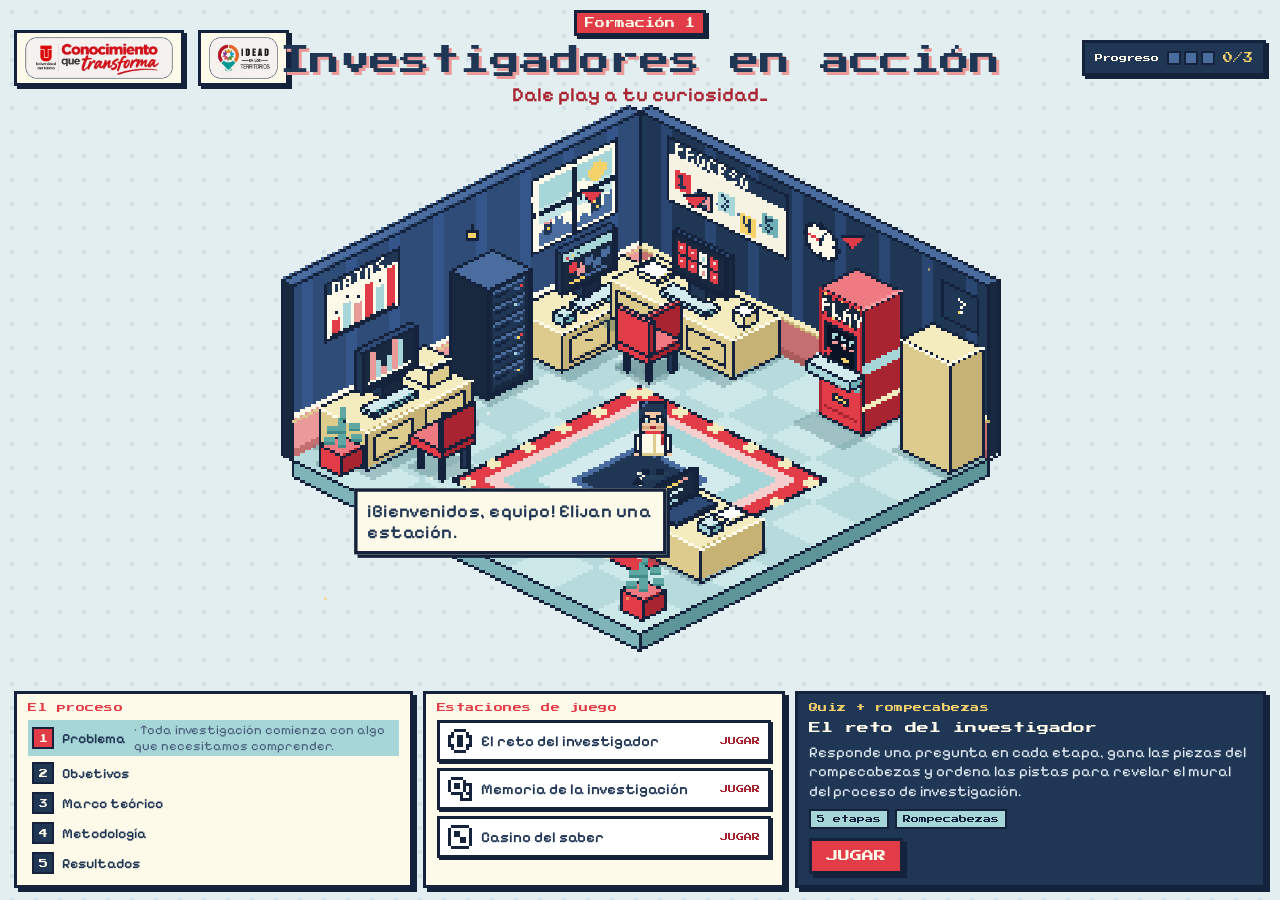
<file: index.html>
<!doctype html>
<html lang="es">
<head>
<meta charset="utf-8">
<meta name="viewport" content="width=device-width, initial-scale=1">
<title>Investigadores en acción · Formación 1</title>
<meta name="description" content="Dale play a tu curiosidad. Sala de cómputo con juegos para aprender el proceso de investigación.">
<link rel="icon" href="assets/logo-ut.png">
<link rel="stylesheet" href="css/hub.css">
</head>
<body>
<div class="fondo" aria-hidden="true"></div>

<header class="hud">
  <div class="hud-logos">
    <img src="assets/logo-conocimiento.webp" alt="Universidad del Tolima · Conocimiento que transforma" class="l-con" width="900" height="258" decoding="async" fetchpriority="high">
    <img src="assets/logo-idead.webp" alt="IDEAD en los territorios" class="l-ide" width="500" height="304" decoding="async">
  </div>
  <div class="titulo">
    <span class="etiqueta" id="etiqueta">Formación 1</span>
    <h1 id="titulo">Investigadores en acción</h1>
    <p class="slogan" id="slogan">Dale play a tu curiosidad</p>
  </div>
  <div class="hud-prog" aria-live="polite">
    <span class="mini">Progreso</span>
    <span class="barra" id="barra"></span>
    <span class="num" id="progNum">0/3</span>
  </div>
</header>

<main class="escenario">
  <div class="escena" id="escena">
    <canvas id="sala" width="320" height="240" role="img" aria-label="Sala de cómputo con dos computadores y una máquina de arcade"></canvas>
    <div id="zonas"></div>
    <div class="burbuja" id="burbuja" role="status"><span id="burbujaTxt"></span></div>
  </div>
</main>

<footer class="paneles">
  <section class="panel proceso">
    <h2>El proceso</h2>
    <ol id="proceso"></ol>
  </section>
  <section class="panel lista">
    <h2>Estaciones de juego</h2>
    <ul id="lista"></ul>
  </section>
  <section class="panel detalle" id="detalle" aria-live="polite">
    <h2 id="dTipo"></h2>
    <p class="d-nombre" id="dNombre"></p>
    <p class="d-desc" id="dDesc"></p>
    <div class="chips" id="dChips"></div>
    <a class="jugar" id="dJugar" href="#">JUGAR</a>
  </section>
</footer>

<!-- Ventana emergente: los juegos se abren aquí, como una ventana de navegador -->
<div class="ventana-fondo" id="ventanaFondo" hidden>
  <div class="ventana" id="ventana" role="dialog" aria-modal="true" aria-labelledby="ventanaTitulo">
    <div class="v-barra">
      <span class="v-puntos" aria-hidden="true"><i></i><i></i><i></i></span>
      <span class="v-url" id="ventanaTitulo">investigadores-en-accion</span>
      <button type="button" class="v-cerrar" id="ventanaCerrar" aria-label="Cerrar ventana y volver a la sala">&#10005; <span>CERRAR</span></button>
    </div>
    <div class="v-cuerpo">
      <div class="v-carga" id="ventanaCarga" aria-hidden="true">Cargando…</div>
      <iframe id="ventanaMarco" title="Juego" allow="fullscreen"></iframe>
    </div>
  </div>
</div>
<script src="js/hub-data.js"></script>
<script src="js/sala.js"></script>
<script src="js/hub.js"></script>
</body>
</html>
</file>
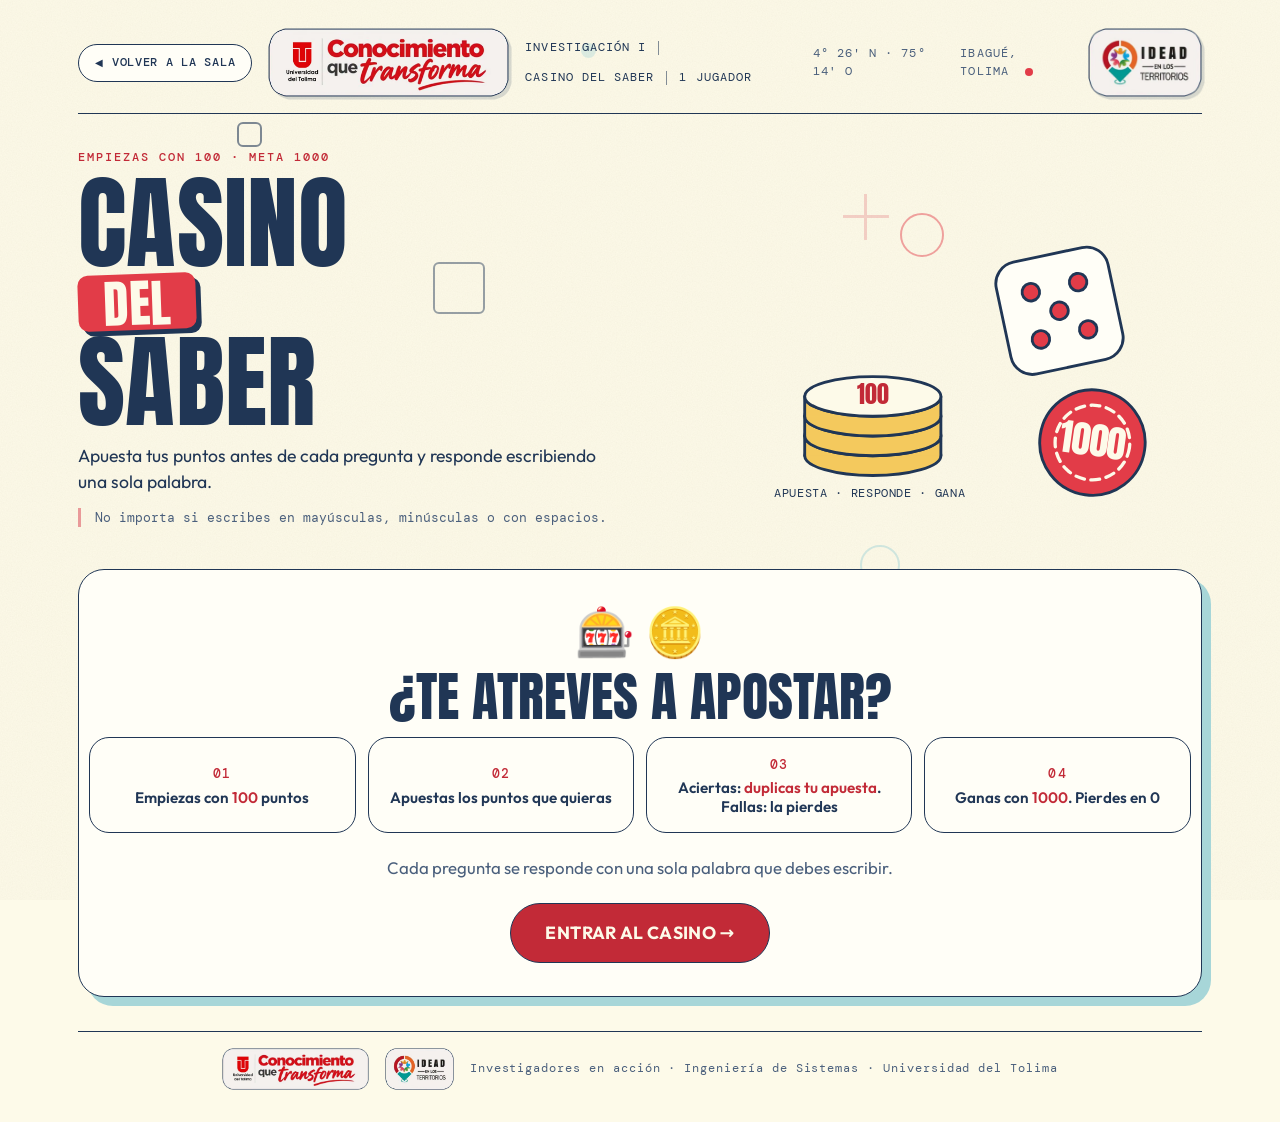
<file: juegos/casino/index.html>
<!doctype html>
<html lang="es">
<head>
<meta charset="utf-8">
<meta name="viewport" content="width=device-width,initial-scale=1">
<title>Casino del saber</title>
<link rel="icon" href="../../assets/logo-ut.png">
<link rel="stylesheet" href="../comun/editorial.css">
<link rel="stylesheet" href="css/casino.css">
</head>
<body>
<div class="doodles" id="doodles" aria-hidden="true"></div>
<div id="confeti" aria-hidden="true"></div>

<div class="shell">

  <div class="top">
    <div class="top-left">
      <a class="volver" data-volver href="../../index.html" title="Volver a la sala de cómputo"><span aria-hidden="true">&#9664;</span> Volver a la sala</a>
      <img class="logo" data-logo="conocimiento" alt="Universidad del Tolima · Conocimiento que transforma">
      <nav class="micro-nav" aria-label="Contexto"><span>INVESTIGACIÓN I</span><i></i><span>CASINO DEL SABER</span><i></i><span>1 JUGADOR</span></nav>
    </div>
    <div class="top-right">
      <span class="micro coords">4° 26′ N · 75° 14′ O</span>
      <span class="micro place">IBAGUÉ, TOLIMA <b class="dot" aria-hidden="true"></b></span>
      <img class="logo" data-logo="idead" alt="IDEAD en los territorios">
    </div>
  </div>

  <header class="hero">
    <div class="hero-text">
      <div class="eyebrow">EMPIEZAS CON <span data-pts-inicio>100</span> · META <span data-pts-meta>1000</span></div>
      <h1 aria-label="Casino del saber">
        <span class="h-line" aria-hidden="true"><span data-letras>CASINO</span></span>
        <span class="h-line h-mid" aria-hidden="true"><span class="chip-del">DEL</span></span>
        <span class="h-line" aria-hidden="true"><span data-letras data-inicio="7">SABER</span></span>
      </h1>
      <p>Apuesta tus puntos antes de cada pregunta y responde escribiendo una sola palabra.</p>
      <p class="margin-note">No importa si escribes en mayúsculas, minúsculas o con espacios.</p>
    </div>
    <figure class="sketch" aria-hidden="true">
      <svg viewBox="0 0 420 320" xmlns="http://www.w3.org/2000/svg">
        <g stroke="#203655" stroke-width="2.6" stroke-linecap="round" stroke-linejoin="round">
          <g class="a-in" style="--d:.2s">
            <ellipse cx="120" cy="262" rx="62" ry="18" fill="#F4C95D"/><path d="M58 262v-18c0 10 28 18 62 18s62-8 62-18v18" fill="#F4C95D"/>
            <ellipse cx="120" cy="244" rx="62" ry="18" fill="#F4C95D"/><path d="M58 244v-18c0 10 28 18 62 18s62-8 62-18v18" fill="#F4C95D"/>
            <ellipse cx="120" cy="226" rx="62" ry="18" fill="#F4C95D"/><path d="M58 226v-18c0 10 28 18 62 18s62-8 62-18v18" fill="#F4C95D"/>
            <ellipse cx="120" cy="208" rx="62" ry="18" fill="#FDFAE9"/><text x="120" y="215" font-family="Anton,Impact,sans-serif" font-size="22" text-anchor="middle" fill="#C22A37" stroke="none">100</text>
          </g>
          <g class="a-in" style="--d:.5s"><g class="float"><g transform="rotate(-12 290 130)">
            <rect x="238" y="78" width="104" height="104" rx="20" fill="#FFFEF7"/>
            <circle cx="268" cy="108" r="8" fill="#E23C48"/><circle cx="312" cy="108" r="8" fill="#E23C48"/><circle cx="290" cy="130" r="8" fill="#E23C48"/><circle cx="268" cy="152" r="8" fill="#E23C48"/><circle cx="312" cy="152" r="8" fill="#E23C48"/>
          </g></g></g>
          <g class="a-in" style="--d:.8s"><g transform="rotate(8 320 250)">
            <circle cx="320" cy="250" r="48" fill="#E23C48"/><circle cx="320" cy="250" r="34" fill="none" stroke="#FDFAE9" stroke-dasharray="8 6" stroke-width="3"/>
            <text x="320" y="262" font-family="Anton,Impact,sans-serif" font-size="34" text-anchor="middle" fill="#FDFAE9" stroke="none">1000</text>
          </g></g>
        </g>
        <g font-family="DM Mono, ui-monospace, monospace" font-size="11" fill="#203655" letter-spacing=".6">
          <g class="a-in" style="--d:1.1s"><text x="30" y="300">APUESTA · RESPONDE · GANA</text></g>
        </g>
      </svg>
    </figure>
  </header>

  <!-- Reglas -->
  <section id="reglas" class="panel startscreen" aria-labelledby="reglasT">
    <div class="big-icon" aria-hidden="true">🎰 🪙</div>
    <h2 id="reglasT">¿Te atreves a apostar?</h2>
    <div class="steps">
      <div class="step"><span class="num">01</span><strong>Empiezas con <em data-pts-inicio>100</em> puntos</strong></div>
      <div class="step"><span class="num">02</span><strong>Apuestas los puntos que quieras</strong></div>
      <div class="step"><span class="num">03</span><strong>Aciertas: <em>duplicas tu apuesta</em>. Fallas: la pierdes</strong></div>
      <div class="step"><span class="num">04</span><strong>Ganas con <em data-pts-meta>1000</em>. Pierdes en 0</strong></div>
    </div>
    <p>Cada pregunta se responde con una sola palabra que debes escribir.</p>
    <button type="button" class="primary big" id="btnEntrar">ENTRAR AL CASINO →</button>
  </section>

  <!-- Mesa -->
  <div id="mesa" class="stack" hidden>
    <section class="panel">
      <div class="money"><span>TUS PUNTOS</span><span id="rondaTxt">RONDA 1</span></div>
      <div class="score"><span class="coin" aria-hidden="true">🪙</span><b id="puntos" aria-live="polite">100</b></div>
      <div class="progress" aria-hidden="true"><span id="metaBarra"></span></div>
      <div class="money escala" aria-hidden="true"><span>0</span><span id="metaTxt">META 1000</span></div>
      <div class="historial" id="historial" role="img" aria-label="Resultado de las rondas"></div>
    </section>

    <!-- Fase: apuesta -->
    <section class="panel alt fase" id="faseApuesta">
      <p class="proxima"><span class="qnum" id="chipEtapa"></span> <span class="nivel" id="chipNivel"></span> <span class="small">Próxima pregunta</span></p>
      <h2 class="sec-title">¿Cuánto apuestas?</h2>
      <div class="apuesta-valor">
        <button type="button" class="secondary redondo" id="btnMenos" aria-label="Bajar la apuesta">&minus;</button>
        <output id="apuestaTxt" for="apuesta">10</output>
        <button type="button" class="secondary redondo" id="btnMas" aria-label="Subir la apuesta">+</button>
      </div>
      <input type="range" id="apuesta" min="10" max="100" step="10" value="10" aria-label="Puntos a apostar">
      <div class="rapidas" id="rapidas">
        <button type="button" class="secondary" data-q="min">Mínimo</button>
        <button type="button" class="secondary" data-q="cuarto">25%</button>
        <button type="button" class="secondary" data-q="mitad">Mitad</button>
        <button type="button" class="secondary" data-q="todo">Todo</button>
      </div>
      <p class="prevista"><span class="gana">Si aciertas: <b id="pvGana"></b></span><span class="pierde">Si fallas: <b id="pvPierde"></b></span></p>
      <button type="button" class="primary big" id="btnApostar">APOSTAR →</button>
    </section>

    <!-- Fase: pregunta (respuesta escrita) -->
    <section class="panel alt fase" id="fasePreg" hidden>
      <p class="proxima">Apostaste <b id="qApuesta"></b> puntos · <span class="qnum" id="qEtapa"></span> <span class="nivel" id="qNivel"></span></p>
      <p class="question-instruction">ESCRIBE UNA SOLA PALABRA</p>
      <h2 class="question" id="qTexto" tabindex="-1"></h2>
      <form id="formResp" autocomplete="off" novalidate>
        <label class="sr-only" for="resp">Tu respuesta (una palabra)</label>
        <input class="field respuesta" id="resp" type="text" autocapitalize="off" autocorrect="off" spellcheck="false" placeholder="Escribe aquí tu respuesta">
        <p class="small" id="pistaLetras"></p>
        <div class="controls"><button type="submit" class="primary big" id="btnResp">RESPONDER →</button></div>
      </form>
    </section>

    <!-- Fase: resultado -->
    <section class="panel fase resultado" id="faseRes" hidden>
      <div class="answer-status show" id="resEstado" role="status" tabindex="-1"></div>
      <p class="delta" id="resDelta"></p>
      <div class="feedback" id="resFeed"></div>
      <div class="controls"><button type="button" class="primary big" id="btnSig">SIGUIENTE RONDA →</button></div>
    </section>
  </div>

  <div class="foot">
    <img data-logo="conocimiento" alt="Universidad del Tolima · Conocimiento que transforma">
    <img data-logo="idead" alt="IDEAD en los territorios">
    <span>Investigadores en acción · Ingeniería de Sistemas · Universidad del Tolima</span>
  </div>
</div>

<!-- Final: felicitación con los logos -->
<div class="modal" id="modalFin" role="dialog" aria-modal="true" aria-labelledby="finTitulo">
  <div class="panel felicitacion" id="boxFin">
    <div class="big-icon" id="finIcono" aria-hidden="true">🏆</div>
    <h2 id="finTitulo"></h2>
    <p id="finSub"></p>
    <div class="stats" id="finStats"></div>
    <div class="fc-logos">
      <img data-logo="conocimiento" alt="Universidad del Tolima · Conocimiento que transforma">
      <img data-logo="idead" alt="IDEAD en los territorios">
    </div>
    <p class="fc-note">¡Gracias por jugar! · Universidad del Tolima · IDEAD</p>
    <div class="controls">
      <button type="button" class="primary" id="btnOtra">Jugar de nuevo</button>
      <a class="secondary" data-volver href="../../index.html">Volver a la sala</a>
    </div>
  </div>
</div>

<script src="../comun/comun.js"></script>
<script src="js/data.js"></script>
<script src="js/game.js"></script>
</body>
</html>
</file>
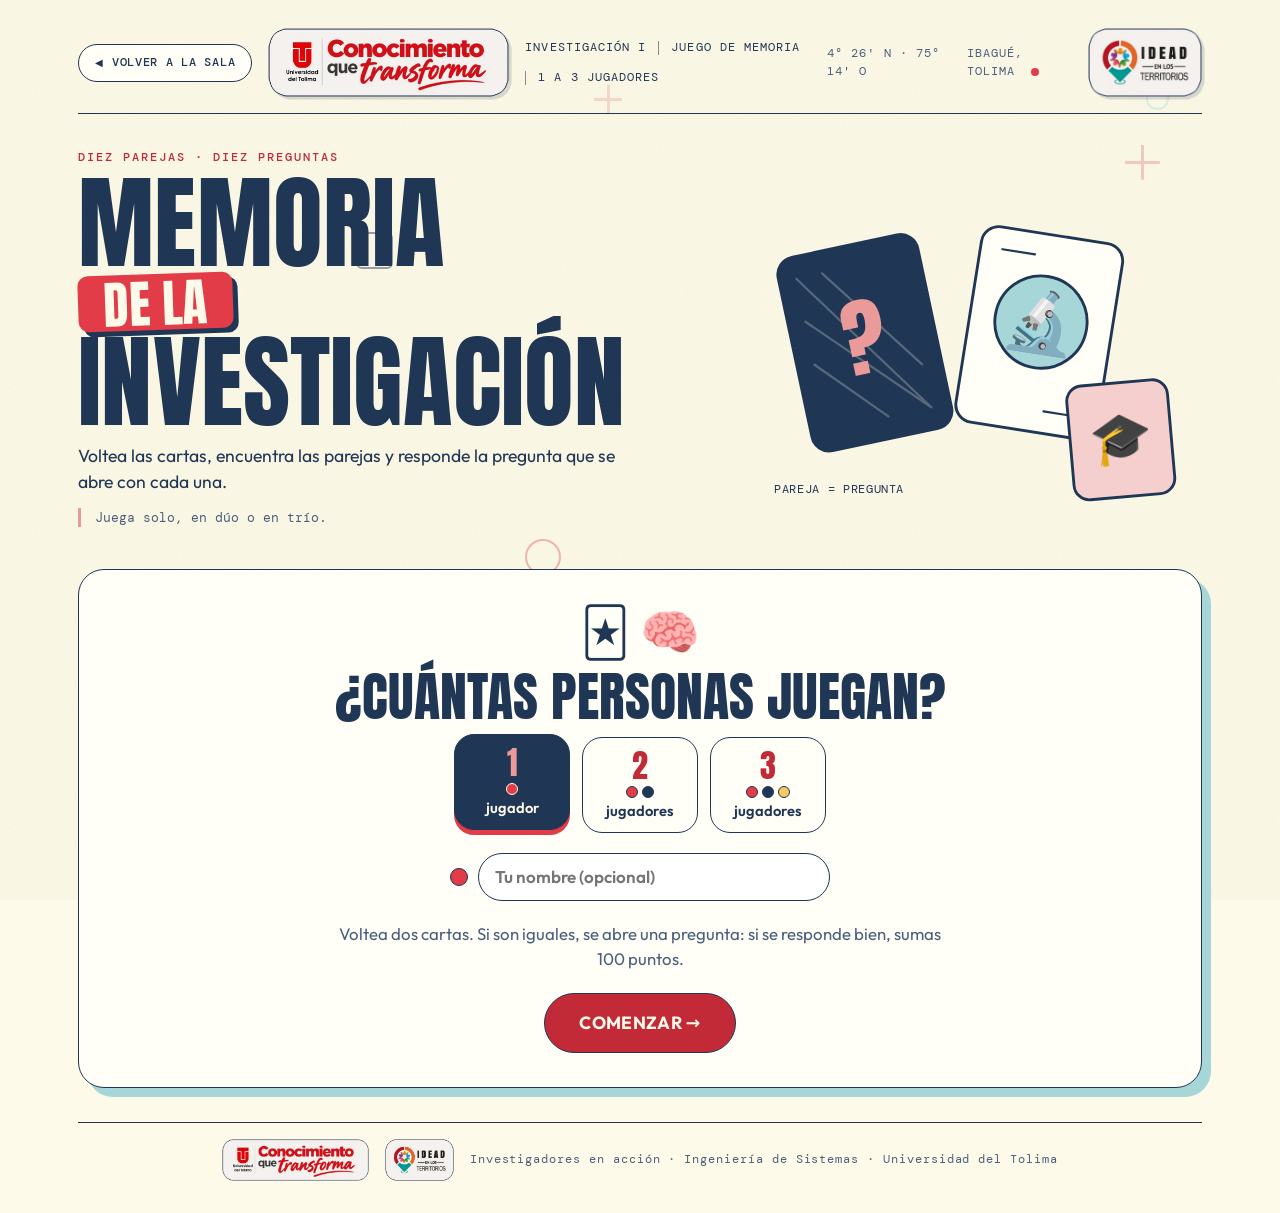
<file: juegos/memoria/index.html>
<!doctype html>
<html lang="es">
<head>
<meta charset="utf-8">
<meta name="viewport" content="width=device-width,initial-scale=1">
<title>Memoria de la investigación</title>
<link rel="icon" href="../../assets/logo-ut.png">
<link rel="stylesheet" href="../comun/editorial.css">
<link rel="stylesheet" href="css/memoria.css">
</head>
<body>
<div class="doodles" id="doodles" aria-hidden="true"></div>
<div id="confeti" aria-hidden="true"></div>

<div class="shell">

  <div class="top">
    <div class="top-left">
      <a class="volver" data-volver href="../../index.html" title="Volver a la sala de cómputo"><span aria-hidden="true">&#9664;</span> Volver a la sala</a>
      <img class="logo" data-logo="conocimiento" alt="Universidad del Tolima · Conocimiento que transforma">
      <nav class="micro-nav" aria-label="Contexto"><span>INVESTIGACIÓN I</span><i></i><span>JUEGO DE MEMORIA</span><i></i><span>1 A 3 JUGADORES</span></nav>
    </div>
    <div class="top-right">
      <span class="micro coords">4° 26′ N · 75° 14′ O</span>
      <span class="micro place">IBAGUÉ, TOLIMA <b class="dot" aria-hidden="true"></b></span>
      <img class="logo" data-logo="idead" alt="IDEAD en los territorios">
    </div>
  </div>

  <header class="hero">
    <div class="hero-text">
      <div class="eyebrow">DIEZ PAREJAS · DIEZ PREGUNTAS</div>
      <h1 aria-label="Memoria de la investigación">
        <span class="h-line" aria-hidden="true"><span data-letras>MEMORIA</span></span>
        <span class="h-line h-mid" aria-hidden="true"><span class="chip-del">DE LA</span></span>
        <span class="h-line" aria-hidden="true"><span data-letras data-inicio="9">INVESTIGACIÓN</span></span>
      </h1>
      <p>Voltea las cartas, encuentra las parejas y responde la pregunta que se abre con cada una.</p>
      <p class="margin-note">Juega solo, en dúo o en trío.</p>
    </div>
    <figure class="sketch" aria-hidden="true">
      <svg viewBox="0 0 420 320" xmlns="http://www.w3.org/2000/svg">
        <g stroke="#203655" stroke-width="2.6" stroke-linecap="round" stroke-linejoin="round">
          <g class="a-in" style="--d:.2s"><g transform="rotate(-12 110 170)">
            <rect x="50" y="70" width="130" height="180" rx="16" fill="#203655"/>
            <path d="M66 90l96 140M66 130l96 100M90 90l72 100M66 170l56 60" stroke="#FDFAE9" stroke-opacity=".25" stroke-width="2"/>
            <text x="115" y="188" font-family="Anton,Impact,sans-serif" font-size="78" fill="#E99A99" stroke="none" text-anchor="middle">?</text>
          </g></g>
          <g class="a-in" style="--d:.45s"><g class="float"><g transform="rotate(9 270 160)">
            <rect x="205" y="60" width="130" height="180" rx="16" fill="#FFFEF7"/>
            <circle cx="270" cy="140" r="42" fill="#A7D6D8"/>
            <text x="270" y="158" font-family="sans-serif" font-size="54" text-anchor="middle" stroke="none">🔬</text>
            <path d="M225 80h30M285 220h30" stroke-width="2"/>
          </g></g></g>
          <g class="a-in" style="--d:.7s"><g transform="rotate(-5 340 250)">
            <rect x="300" y="196" width="92" height="104" rx="14" fill="#F5CFCD"/>
            <text x="346" y="262" font-family="sans-serif" font-size="46" text-anchor="middle" stroke="none">🎓</text>
          </g></g>
        </g>
        <g font-family="DM Mono, ui-monospace, monospace" font-size="11" fill="#203655" letter-spacing=".6">
          <g class="a-in" style="--d:1s"><text x="30" y="296">PAREJA = PREGUNTA</text></g>
        </g>
      </svg>
    </figure>
  </header>

  <!-- Inicio: cuántas personas juegan -->
  <section id="inicio" class="panel startscreen" aria-labelledby="inicioT">
    <div class="big-icon" aria-hidden="true">🃏 🧠</div>
    <h2 id="inicioT">¿Cuántas personas juegan?</h2>
    <div class="chips-row" id="cuantos" role="radiogroup" aria-label="Número de jugadores"></div>
    <div class="nombres" id="nombres"></div>
    <p>Voltea dos cartas. Si son iguales, se abre una pregunta: si se responde bien, sumas 100 puntos.</p>
    <button type="button" class="primary big" id="btnEmpezar">COMENZAR →</button>
  </section>

  <!-- Juego -->
  <div id="juego" class="stack" hidden>
    <section class="panel">
      <div class="players" id="jugadores"></div>
      <div class="money"><span id="turno" role="status" aria-live="polite"></span><span id="parejasTxt"></span></div>
      <div class="progress" aria-hidden="true"><span id="prog"></span></div>
      <div class="tablero" id="tablero" aria-label="Tablero de cartas"></div>
      <div class="controls center">
        <button type="button" class="secondary" id="btnReiniciar">Reiniciar juego</button>
        <button type="button" class="secondary" id="btnCambiar">Cambiar jugadores</button>
      </div>
    </section>
  </div>

  <div class="foot">
    <img data-logo="conocimiento" alt="Universidad del Tolima · Conocimiento que transforma">
    <img data-logo="idead" alt="IDEAD en los territorios">
    <span>Investigadores en acción · Ingeniería de Sistemas · Universidad del Tolima</span>
  </div>
</div>

<!-- Pregunta -->
<div class="modal" id="modalPreg" role="dialog" aria-modal="true" aria-labelledby="qTexto">
  <div class="panel" id="boxPreg">
    <div class="qhead"><span class="qnum" id="qNum"></span><span class="quien" id="qQuien"></span></div>
    <p class="question" id="qTexto"></p>
    <div class="feedback ok" id="qResp" hidden></div>
    <p class="small" id="qPista">Piensa tu respuesta y luego pulsa «Ver respuesta».</p>
    <div class="controls">
      <button type="button" class="secondary" id="btnVer">Ver respuesta</button>
      <button type="button" class="primary ok" id="btnBien" hidden>Correcta · +100</button>
      <button type="button" class="primary no" id="btnMal" hidden>Incorrecta</button>
    </div>
  </div>
</div>

<!-- Final: felicitación con los logos -->
<div class="modal" id="modalFin" role="dialog" aria-modal="true" aria-labelledby="finTitulo">
  <div class="panel felicitacion" id="boxFin">
    <div class="big-icon" aria-hidden="true">🏆</div>
    <h2 id="finTitulo"></h2>
    <p id="finSub"></p>
    <div class="lista" id="finLista"></div>
    <div class="fc-logos">
      <img data-logo="conocimiento" alt="Universidad del Tolima · Conocimiento que transforma">
      <img data-logo="idead" alt="IDEAD en los territorios">
    </div>
    <p class="fc-note">¡Gracias por jugar! · Universidad del Tolima · IDEAD</p>
    <div class="controls">
      <button type="button" class="primary" id="btnOtra">Jugar de nuevo</button>
      <a class="secondary" data-volver href="../../index.html">Volver a la sala</a>
    </div>
  </div>
</div>

<script src="../comun/comun.js"></script>
<script src="js/data.js"></script>
<script src="js/game.js"></script>
</body>
</html>
</file>
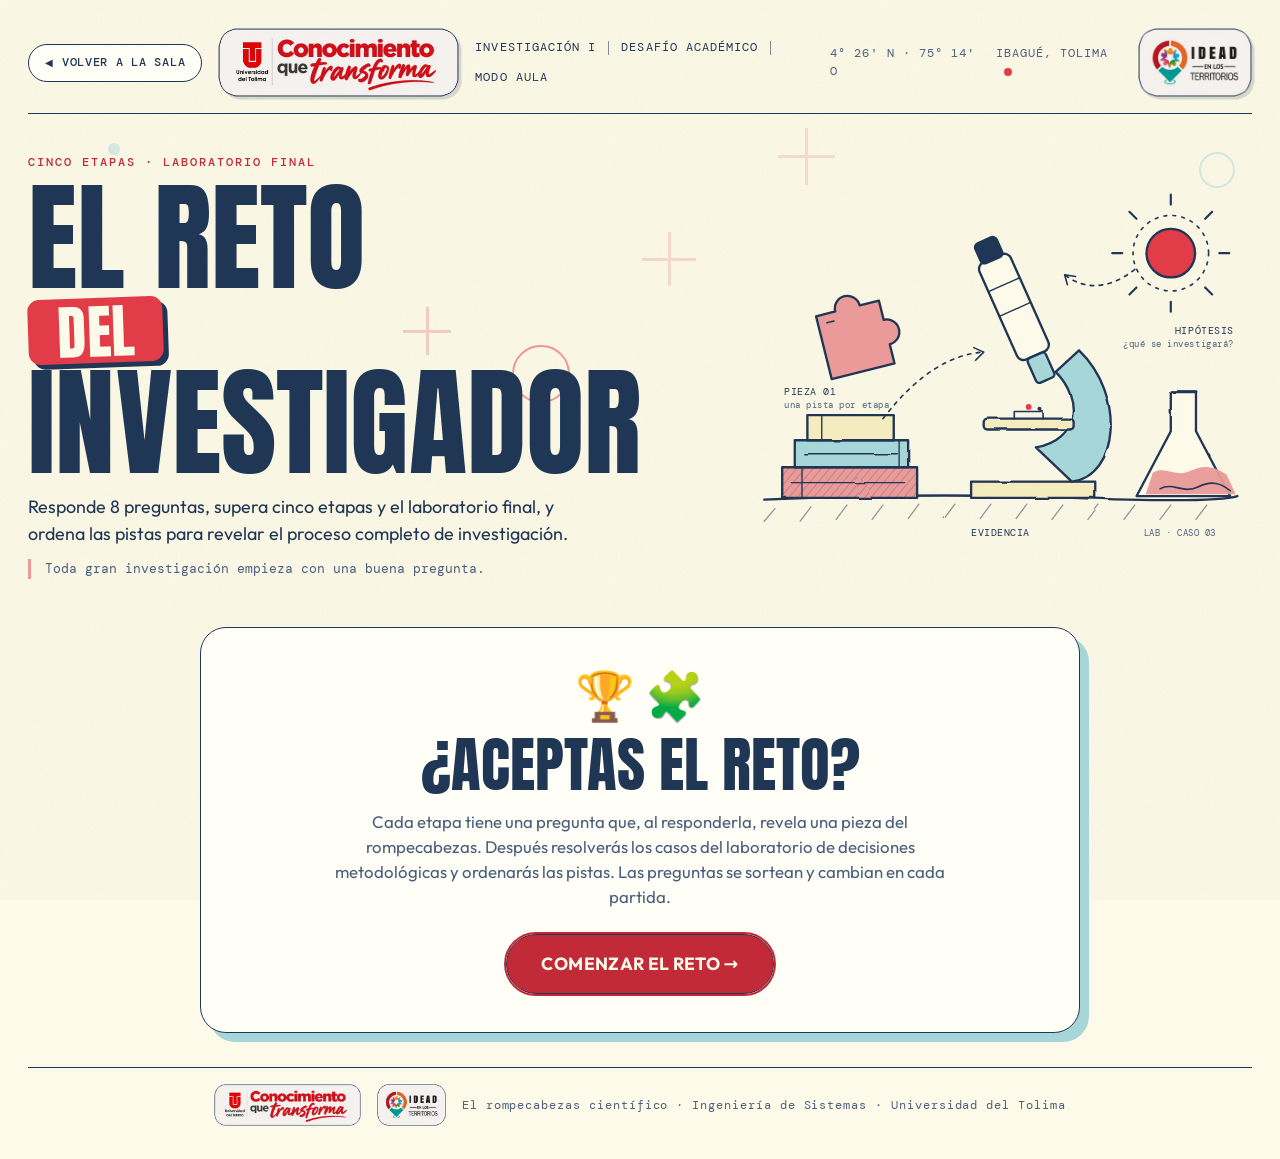
<file: juegos/reto-investigador/index.html>
<!doctype html>
<html lang="es">
<head>
  <meta charset="utf-8">
  <meta name="viewport" content="width=device-width,initial-scale=1">
  <title>El reto del investigador</title>
  <link rel="icon" href="../../assets/logo-ut.png">
  <link rel="stylesheet" href="css/styles.css">
</head>
<body>
<div class="doodles" id="doodles" aria-hidden="true"></div>
<div id="confeti" aria-hidden="true"></div>

<div class="shell">

  <!-- Barra superior: logos + micro-etiquetas -->
  <div class="top">
    <div class="top-left">
      <a class="volver" href="../../index.html" title="Volver a la sala de cómputo"><span aria-hidden="true">&#9664;</span> Volver a la sala</a>
      <img class="logo" data-logo="logoConocimiento" alt="Universidad del Tolima · Conocimiento que transforma">
      <nav class="micro-nav" aria-label="Contexto">
        <span>INVESTIGACIÓN I</span><i></i><span>DESAFÍO ACADÉMICO</span><i></i><span>MODO AULA</span>
      </nav>
    </div>
    <div class="top-right">
      <span class="micro coords">4° 26′ N · 75° 14′ O</span>
      <span class="micro place">IBAGUÉ, TOLIMA <b class="dot" aria-hidden="true"></b></span>
      <img class="logo" data-logo="logoIdead" alt="IDEAD en los territorios">
    </div>
  </div>

  <!-- Encabezado editorial -->
  <header class="hero">
    <div class="hero-text">
      <div class="eyebrow">CINCO ETAPAS · LABORATORIO FINAL</div>
      <h1 id="titulo" aria-label="El reto del investigador">
        <span class="h-line" aria-hidden="true"><span class="h-in" data-letras>EL RETO</span></span>
        <span class="h-line h-mid" aria-hidden="true"><span class="chip-del">DEL</span></span>
        <span class="h-line" aria-hidden="true"><span class="h-in" data-letras data-inicio="7">INVESTIGADOR</span></span>
      </h1>
      <p>Responde <span data-total>8</span> preguntas, supera cinco etapas y el laboratorio final, y ordena las pistas para revelar el proceso completo de investigación.</p>
      <p class="margin-note">Toda gran investigación empieza con una buena pregunta.</p>
    </div>

    <figure class="sketch" aria-hidden="true">
      <svg viewBox="0 0 560 420" xmlns="http://www.w3.org/2000/svg" role="img">
        <defs>
          <filter id="rough" x="-5%" y="-5%" width="110%" height="110%">
            <feTurbulence type="fractalNoise" baseFrequency="0.035" numOctaves="1" seed="7" result="n"/>
            <feDisplacementMap in="SourceGraphic" in2="n" scale="3.2"/>
          </filter>
          <pattern id="hatch" width="7" height="7" patternUnits="userSpaceOnUse" patternTransform="rotate(40)">
            <line x1="0" y1="0" x2="0" y2="7" stroke="#203655" stroke-width="1.1" opacity=".45"/>
          </pattern>
        </defs>

        <g stroke="#203655" stroke-width="2.6" stroke-linecap="round" stroke-linejoin="round" fill="none">

          <!-- sol / idea -->
          <g class="a-in" style="--d:.2s">
            <g class="sun-rays" stroke-width="2.4">
              <path d="M470 24v-11"/>
              <path d="M470 24v-11" transform="rotate(45 470 78)"/>
              <path d="M470 24v-11" transform="rotate(90 470 78)"/>
              <path d="M470 24v-11" transform="rotate(135 470 78)"/>
              <path d="M470 24v-11" transform="rotate(180 470 78)"/>
              <path d="M470 24v-11" transform="rotate(225 470 78)"/>
              <path d="M470 24v-11" transform="rotate(270 470 78)"/>
              <path d="M470 24v-11" transform="rotate(315 470 78)"/>
            </g>
            <circle class="sun-ring" cx="470" cy="78" r="42" stroke-dasharray="3 7" stroke-width="1.8"/>
            <circle class="sun-core" cx="470" cy="78" r="27" fill="#E23C48"/>
          </g>

          <!-- mesa -->
          <g class="a-in" style="--d:.3s">
            <g filter="url(#rough)">
              <path d="M18 352 Q 200 344 360 350 T 544 348"/>
              <path d="M30 362l-12 14M70 360l-12 16M110 358l-12 16M150 358l-12 16M190 357l-12 16M230 357l-12 16M270 357l-12 16M310 357l-12 16M350 358l-12 16M390 358l-12 16M430 358l-12 16M470 358l-12 16M510 358l-12 16" stroke-width="1.4" opacity=".5"/>
            </g>
          </g>

          <!-- libros: caen y se apilan -->
          <g class="a-drop" style="--d:.5s"><g filter="url(#rough)">
            <path d="M38 350v-34h150v34z" fill="#E99A99"/>
            <path d="M38 350v-34h150v34z" fill="url(#hatch)" stroke="none"/>
            <path d="M60 316v34M48 333h126" stroke-width="1.5"/>
          </g></g>
          <g class="a-drop" style="--d:.75s"><g filter="url(#rough)">
            <path d="M52 316v-30h126v30z" fill="#A7D6D8"/>
            <path d="M168 286v30M62 301h104" stroke-width="1.5"/>
          </g></g>
          <g class="a-drop" style="--d:1s"><g filter="url(#rough)">
            <path d="M66 286v-28h96v28z" fill="#F4EBBF"/>
            <path d="M82 286v-28" stroke-width="1.5"/>
          </g></g>

          <!-- pieza de rompecabezas flotando -->
          <g class="a-in" style="--d:1.15s">
            <g class="float-piece"><g>
              <g transform="rotate(-14 112 170)">
                <path d="M82 140h22a14 14 0 1 1 28 0h22v22a14 14 0 1 1 0 28v22h-72z" fill="#E99A99"/>
                <path d="M92 150h8" stroke-width="1.8"/>
              </g>
            </g></g>
          </g>

          <!-- microscopio -->
          <g class="a-in" style="--d:.6s">
            <g filter="url(#rough)">
              <path d="M248 350v-18h138v18z" fill="#F4EBBF"/>
              <path d="M248 332h138" stroke-width="1.6"/>
              <path d="M360 332c52-6 60-96 8-146l-26 24c30 30 26 76-22 84z" fill="#A7D6D8"/>
            </g>
            <g class="tube-wobble"><g>
              <g transform="rotate(-24 300 150)">
                <rect x="282" y="78" width="38" height="118" rx="8" fill="#FDFAE9"/>
                <rect x="288" y="56" width="26" height="24" rx="5" fill="#203655"/>
                <rect x="290" y="196" width="22" height="30" rx="4" fill="#A7D6D8"/>
                <path d="M282 110h38M282 140h38" stroke-width="1.6"/>
              </g>
            </g></g>
            <g filter="url(#rough)">
              <rect x="262" y="262" width="100" height="12" rx="4" fill="#F4EBBF"/>
              <path d="M296 262v-8h32v8" stroke-width="1.8"/>
            </g>
            <circle class="cell" cx="312" cy="249" r="3.2" fill="#E23C48" stroke="none"/>
            <circle cx="324" cy="251" r="2.2" fill="#203655" stroke="none"/>
          </g>

          <!-- matraz -->
          <g class="a-in" style="--d:.85s">
            <g filter="url(#rough)">
              <path d="M470 232h28v44l38 72h-104l38-72z" fill="#FDFAE9"/>
              <path d="M450 322c14-8 26 6 42-2s28-4 40 4l10 22h-100z" fill="#E99A99" stroke="none" opacity=".95"/>
              <path d="M470 232h28" stroke-width="3.2"/>
              <path d="M458 340c14-8 26 6 42-2s26-4 36 4" stroke-width="1.8"/>
            </g>
            <circle class="bub" cx="486" cy="318" r="5" stroke-width="1.8" style="--bd:0s"/>
            <circle class="bub" cx="503" cy="322" r="3.4" stroke-width="1.6" style="--bd:.9s"/>
            <circle class="bub" cx="476" cy="326" r="2.6" stroke-width="1.6" style="--bd:1.7s"/>
            <circle class="bub" cx="494" cy="312" r="3" stroke-width="1.6" style="--bd:2.4s"/>
          </g>

          <!-- flechas guía animadas -->
          <g class="a-in" style="--d:1.3s">
            <path class="march" d="M430 96C 400 120 372 118 352 102" stroke-dasharray="4 6" stroke-width="1.8"/>
            <path d="M352 102l12 2M352 102l3 11" stroke-width="1.8"/>
            <path class="march" d="M150 262C 190 210 228 190 262 188" stroke-dasharray="4 6" stroke-width="1.8"/>
            <path d="M262 188l-11-5M262 188l-9 9" stroke-width="1.8"/>
          </g>
        </g>

        <!-- anotaciones -->
        <g font-family="DM Mono, ui-monospace, monospace" font-size="11" fill="#203655" letter-spacing=".6">
          <g class="a-in" style="--d:1.5s"><text x="540" y="168" text-anchor="end">HIPÓTESIS</text><text x="540" y="182" text-anchor="end" fill="#4A5F7C" font-size="9.5">¿qué se investigará?</text></g>
          <g class="a-in" style="--d:1.65s"><text x="40" y="236">PIEZA 01</text><text x="40" y="250" fill="#4A5F7C" font-size="9.5">una pista por etapa</text></g>
          <g class="a-in" style="--d:1.8s"><text x="248" y="392">EVIDENCIA</text><text x="440" y="392" fill="#4A5F7C" font-size="9.5">LAB · CASO 03</text></g>
        </g>
      </svg>
    </figure>
  </header>

  <!-- Pantalla de inicio -->
  <section id="start" class="panel startscreen">
    <div class="big-icon">🏆 🧩</div>
    <h2>¿Aceptas el reto?</h2>
    <p>Cada etapa tiene una pregunta que, al responderla, revela una pieza del rompecabezas. Después resolverás los casos del laboratorio de decisiones metodológicas y ordenarás las pistas. Las preguntas se sortean y cambian en cada partida.</p>
    <button class="primary" id="btnBegin">COMENZAR EL RETO →</button>
  </section>

  <!-- Juego -->
  <div id="game" class="layout hide">
    <main class="panel">
      <div class="stage-row" id="stageRow"></div>
      <div class="money"><span id="levelLabel">ETAPA 1 DE 5</span><span id="questionLabel">Pregunta 1 de 8</span></div>
      <div class="progress"><span id="progressBar"></span></div>

      <div id="quiz">
        <div class="qnum" id="qtopic">PLANTEAMIENTO DEL PROBLEMA</div>
        <div class="question-instruction" id="questionInstruction"></div>
        <div class="question" id="question"></div>
        <div class="answers" id="answers"></div>
        <div class="answer-status" id="answerStatus" aria-live="polite"></div>
        <button class="secondary feedback-toggle" id="feedbackToggleBtn" aria-expanded="false">Mostrar retroalimentación</button>
        <div class="feedback" id="feedback" aria-live="polite"></div>
        <div class="controls">
          <button class="primary" id="continueBtn" disabled>CONTINUAR →</button>
          <button class="secondary" data-restart>Reiniciar juego</button>
        </div>
      </div>

      <div id="stageWin" class="endscreen hide">
        <div class="big-icon">🧩✨</div>
        <h2 id="winTitle">¡Etapa superada!</h2>
        <p id="winText"></p>
        <div class="win-piece" id="winPiece"></div>
        <button class="primary" id="btnNextStage">Siguiente etapa →</button>
      </div>

      <div id="labIntro" class="endscreen hide">
        <div class="big-icon">🧪</div>
        <h2>Laboratorio de decisiones metodológicas</h2>
        <p>Has completado las cinco etapas. Ahora aplica lo aprendido a casos de la Universidad del Tolima: docencia y aprendizaje, deserción estudiantil, y transporte y permanencia.</p>
        <div class="win-piece" id="labPiece"></div>
        <button class="primary" id="btnBeginLab">Comenzar el laboratorio →</button>
      </div>

      <div id="finalWin" class="endscreen hide">
        <div class="big-icon">🏆</div>
        <h2>¡Investigación completada!</h2>
        <p>Terminaste las <span data-total>8</span> preguntas. Ahora organiza las cinco pistas en el orden correcto para revelar la imagen final.</p>
        <button class="primary" data-restart>Jugar de nuevo</button>
      </div>
    </main>

    <aside class="panel">
      <div class="side-title"><h2>Tu rompecabezas</h2><span class="tag" id="pieceCount">0 / 5 piezas</span></div>
      <p class="small" id="puzzleInstruction">Las piezas están mezcladas y muestran únicamente el reverso: cada una guarda una pista. Supera las etapas para descubrirlas todas.</p>
      <div class="puzzle" id="puzzle" aria-label="Piezas del rompecabezas desordenadas"></div>
      <div class="puzzle-caption"><span>PISTAS DESCUBIERTAS</span><span id="puzzleStatus">0 de 5</span></div>
      <div class="puzzle-tools">
        <button class="primary" id="checkOrderBtn" disabled>Comprobar orden</button>
        <button class="secondary" id="shuffleBtn" disabled>Mezclar piezas</button>
      </div>
      <div class="puzzle-message" id="puzzleMessage" aria-live="polite"></div>

      <figure class="final-image" id="finalImage">
        <img id="muralImg" alt="Infografía completa: El proceso de investigación">
        <figcaption class="fc-bar">
          <span class="fc-msg"><strong>¡FELICITACIONES!</strong> Completaste el reto · EL PROCESO DE INVESTIGACIÓN</span>
          <span class="fc-logos2">
            <img data-logo="logoConocimiento" alt="Universidad del Tolima · Conocimiento que transforma">
            <img data-logo="logoIdead" alt="IDEAD en los territorios">
          </span>
          <span class="fc-btns">
            <button type="button" class="secondary" id="btnCerrarMural">Cerrar</button>
            <a class="primary" href="../../index.html">Volver a la sala</a>
          </span>
        </figcaption>
      </figure>

      <div class="reveal" id="reveal">
        <strong>¡Misterio resuelto!</strong>
        <p class="small">Investigar es conectar preguntas, objetivos, conocimiento, métodos y evidencias para comprender un problema y generar conclusiones.</p>
      </div>
    </aside>
  </div>

  <div class="foot">
    <img data-logo="logoConocimiento" alt="Universidad del Tolima · Conocimiento que transforma">
    <img data-logo="logoIdead" alt="IDEAD en los territorios">
    <span>El rompecabezas científico · Ingeniería de Sistemas · Universidad del Tolima</span>
  </div>
</div>

<script>
/* Si el juego está dentro de la ventana de la sala, "volver" cierra la ventana en vez de recargar la sala */
if(window.parent!==window){document.documentElement.classList.add("embebido");
document.addEventListener("click",function(e){var a=e.target.closest&&e.target.closest("a[href$='index.html']");
if(a&&/(^|\/)\.\.\/(\.\.\/)?index\.html$/.test(a.getAttribute("href"))){e.preventDefault();parent.postMessage({tipo:"cerrar-ventana"},"*")}})}
</script>
<script src="js/data.js"></script>
<script src="js/game.js"></script>
</body>
</html>
</file>
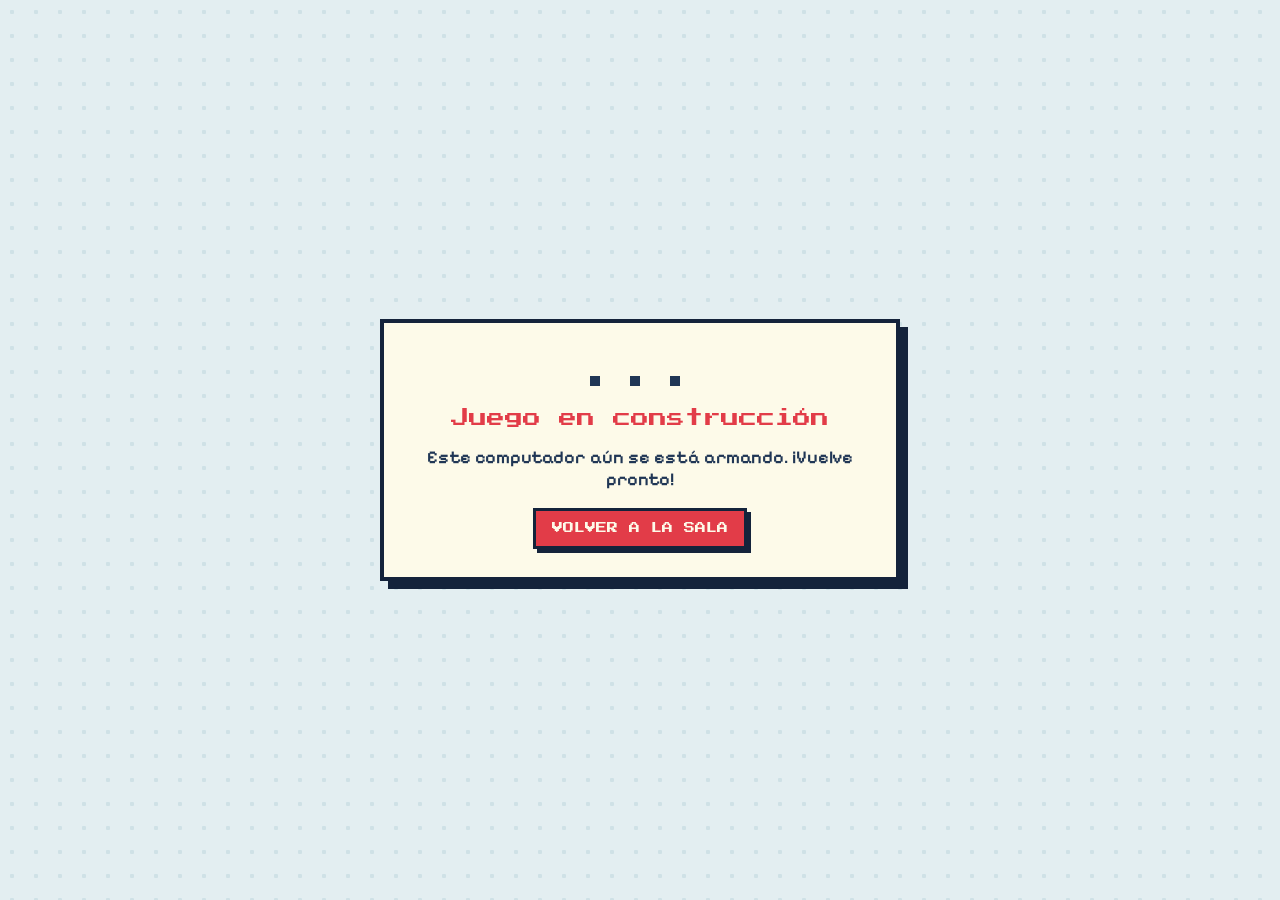
<file: juegos/proximamente.html>
<!doctype html>
<html lang="es"><head><meta charset="utf-8"><meta name="viewport" content="width=device-width,initial-scale=1">
<title>Próximamente · Investigadores en acción</title>
<link rel="icon" href="../assets/logo-ut.png">
<style>
@font-face{font-family:"Press Start 2P";src:url(../assets/fonts/press-start-2p-latin-400-normal.woff2) format("woff2")}
@font-face{font-family:"Pixelify Sans";font-weight:600;src:url(../assets/fonts/pixelify-sans-latin-600-normal.woff2) format("woff2")}
*{box-sizing:border-box;margin:0}
body{min-height:100vh;display:grid;place-items:center;padding:20px;background-color:#E3EEF1;background-image:radial-gradient(#CFE1E6 2px,transparent 2.5px);background-size:24px 24px;color:#203655;font:600 18px 'Pixelify Sans',sans-serif;text-align:center}
.caja{background:#FDFAE9;border:4px solid #14233B;box-shadow:8px 8px 0 #14233B;padding:28px;max-width:520px}
h1{font:400 18px/1.5 'Press Start 2P',monospace;color:#E23C48;margin:14px 0}
.obra{font:400 40px 'Press Start 2P',monospace;animation:b 1s steps(2) infinite}
@keyframes b{50%{translate:0 -8px}}
a{display:inline-block;margin-top:18px;font:400 11px 'Press Start 2P',monospace;text-decoration:none;background:#E23C48;color:#FDFAE9;padding:12px 16px;border:3px solid #14233B;box-shadow:4px 4px 0 #14233B}
a:hover{background:#F6D26B;color:#14233B}
@media (prefers-reduced-motion:reduce){*{animation:none!important}}
</style></head><body>
<div class="caja">
  <div class="obra" aria-hidden="true">...</div>
  <h1 id="t">Juego en construcción</h1>
  <p id="d">Este computador aún se está armando. ¡Vuelve pronto!</p>
  <a href="../index.html">VOLVER A LA SALA</a>
</div>
<script>
/* Si el juego está dentro de la ventana de la sala, "volver" cierra la ventana en vez de recargar la sala */
if(window.parent!==window){document.documentElement.classList.add("embebido");
document.addEventListener("click",function(e){var a=e.target.closest&&e.target.closest("a[href$='index.html']");
if(a&&/(^|\/)\.\.\/(\.\.\/)?index\.html$/.test(a.getAttribute("href"))){e.preventDefault();parent.postMessage({tipo:"cerrar-ventana"},"*")}})}
</script>
<script>
const J={memoria:["Memoria de la investigación","Voltea cartas, encuentra parejas y responde preguntas del proceso. Estará listo muy pronto."],
arcade:["Arcade del método","Atrapa conceptos al vuelo y llévalos a su etapa. La máquina está calentando motores."]};
const k=new URLSearchParams(location.search).get("j");
if(J[k]){document.getElementById("t").textContent=J[k][0];document.getElementById("d").textContent=J[k][1];document.title=J[k][0]+" · Próximamente"}
</script></body></html>
</file>
<file: css/hub.css>
/* =========================================================
   Sala de cómputo · interfaz (HUD, paneles, zonas clicables)
   1 Fuentes  2 Variables  3 Base  4 HUD  5 Escena  6 Paneles
   7 Transición  8 Animaciones  9 Responsive
   ========================================================= */
/* 1 · Fuentes locales (funcionan sin internet) */
@font-face{font-family:"Press Start 2P";src:url(../assets/fonts/press-start-2p-latin-400-normal.woff2) format("woff2");font-display:swap}
@font-face{font-family:"Pixelify Sans";font-weight:400;src:url(../assets/fonts/pixelify-sans-latin-400-normal.woff2) format("woff2");font-display:swap}
@font-face{font-family:"Pixelify Sans";font-weight:600;src:url(../assets/fonts/pixelify-sans-latin-600-normal.woff2) format("woff2");font-display:swap}
@font-face{font-family:"Pixelify Sans";font-weight:700;src:url(../assets/fonts/pixelify-sans-latin-700-normal.woff2) format("woff2");font-display:swap}

/* 2 · Variables */
:root{
  --ponche:#E23C48; --ponche-d:#A82430; --algodon:#E99A99; --marino:#203655; --ink:#14233B;
  --miel:#FDFAE9; --miel-d:#F4EBBF; --escarcha:#A7D6D8; --escarcha-d:#6FB0B4; --oro:#F6D26B;
  --fondo:#E3EEF1; --fondo-punto:#CFE1E6;   /* fondo del hub: azul hielo suave, sin animación */
  --px:'Press Start 2P',monospace; --txt:'Pixelify Sans',system-ui,sans-serif;
}

/* 3 · Base */
*{box-sizing:border-box;margin:0}
html,body{height:100%}
html{}
/* Pixelify Sans une "fi", "fu"… en un solo glifo raro: se desactivan las ligaduras en todo el texto */
*,*::before,*::after{font-variant-ligatures:none!important;font-feature-settings:"liga" 0,"calt" 0!important}
body{background:var(--fondo);color:var(--marino);font-family:var(--txt);font-size:16px;overflow:hidden;
  display:grid;grid-template-rows:auto minmax(0,1fr) auto;gap:6px;padding:10px 14px 12px;position:relative}
.fondo{position:fixed;inset:0;z-index:0;background-color:var(--fondo);
  background-image:radial-gradient(var(--fondo-punto) 2px,transparent 2.5px);background-size:24px 24px}
body>*:not(.fondo){position:relative;z-index:1}
a{color:inherit}
:focus-visible{outline:3px solid var(--ponche);outline-offset:2px}

/* 4 · HUD superior */
.hud{display:grid;grid-template-columns:minmax(0,1fr) auto minmax(0,1fr);align-items:center;gap:12px}
.hud-logos{--logo-h:clamp(50px,4.4vw,72px);display:flex;align-items:center;gap:14px;min-width:0}
.hud-logos img{height:var(--logo-h);width:auto;background:var(--miel);border:3px solid var(--ink);padding:4px 8px;box-shadow:3px 3px 0 var(--ink);image-rendering:auto;max-width:100%;object-fit:contain}
.titulo{text-align:center}
.etiqueta{display:inline-block;font:400 10px var(--px);background:var(--ponche);color:var(--miel);padding:5px 8px;border:3px solid var(--ink);box-shadow:3px 3px 0 var(--ink);animation:flota 2.4s steps(4) infinite}
h1{font:400 clamp(16px,2.6vw,30px)/1.15 var(--px);color:var(--marino);margin-top:8px;text-shadow:3px 3px 0 var(--algodon)}
.slogan{font:600 clamp(15px,1.8vw,20px) var(--txt);color:var(--ponche-d);margin-top:4px}
.slogan::after{content:"_";animation:cursor 1s steps(1) infinite}
.hud-prog{justify-self:end;display:flex;align-items:center;gap:8px;background:var(--marino);color:var(--miel);padding:8px 10px;border:3px solid var(--ink);box-shadow:3px 3px 0 var(--ink)}
.mini{font:400 8px var(--px)}
.barra{display:flex;gap:3px}
.barra i{width:14px;height:14px;background:#4A6C9E;border:2px solid var(--ink);display:block}
.barra i.ok{background:var(--oro);animation:pulso 1.6s steps(2) infinite}
.num{font:400 10px var(--px);color:var(--oro)}

/* 5 · Escena */
.escenario{display:flex;align-items:center;justify-content:center;min-height:0}
.escena{position:relative;scale:1.14;transform-origin:50% 58%;height:100%;max-width:100%;aspect-ratio:4/3;animation:entra .7s steps(6) backwards}
#sala{width:100%;height:100%;image-rendering:pixelated;display:block}
#zonas a{position:absolute;display:block;background:transparent;cursor:pointer;-webkit-tap-highlight-color:transparent}
#zonas a:focus-visible{outline:none}
.burbuja{position:absolute;transform:translate(-100%,0);max-width:36%;width:max-content;background:var(--miel);border:3px solid var(--ink);padding:7px 9px;box-shadow:3px 3px 0 var(--ink);
  font:600 clamp(12px,1.35vw,16px)/1.2 var(--txt);color:var(--marino);pointer-events:none;animation:flota 2s steps(4) infinite}
.burbuja::after{content:"";position:absolute;right:16px;top:-14px;border:6px solid transparent;border-bottom:8px solid var(--ink);border-top:0}
.burbuja.cambia span{animation:escribe .35s steps(6)}

/* 6 · Paneles inferiores */
.paneles{display:grid;grid-template-columns:1.1fr 1fr 1.3fr;gap:10px}
.panel{background:var(--miel);border:3px solid var(--ink);box-shadow:4px 4px 0 var(--ink);padding:9px 11px;min-width:0;animation:sube .6s steps(5) backwards}
.panel:nth-child(2){animation-delay:.1s}.panel:nth-child(3){animation-delay:.2s}
.panel h2{font:400 9px var(--px);color:var(--ponche);margin-bottom:8px;letter-spacing:.5px}
.proceso ol{list-style:none;padding:0;display:grid;gap:4px}
.proceso li{display:flex;align-items:center;gap:8px;font:600 14px var(--txt);padding:2px 4px;transition:background .15s}
.proceso li b{font:400 9px var(--px);background:var(--marino);color:var(--miel);min-width:22px;height:22px;display:grid;place-items:center;border:2px solid var(--ink)}
.proceso li.act{background:var(--escarcha)}.proceso li.act b{background:var(--ponche)}
.proceso li small{display:none;font:400 13px var(--txt);color:#4A5F7C}
.proceso li.act small{display:inline}
.lista ul{list-style:none;padding:0;display:grid;gap:6px}
.lista a{display:flex;align-items:center;gap:9px;text-decoration:none;font:600 15px var(--txt);padding:6px 8px;border:3px solid var(--ink);background:#fff;box-shadow:2px 2px 0 var(--ink);transition:transform .1s steps(2)}
.lista a:hover,.lista a.act,.lista a:focus-visible{background:var(--oro);transform:translate(-2px,-2px);box-shadow:4px 4px 0 var(--ink)}
.lista a .ic{width:24px;height:24px;flex:none;image-rendering:pixelated}
.lista a .est{margin-left:auto;font:400 8px var(--px);color:var(--ponche-d)}
.lista a.hecho .est{color:#2f7d78}
.lista a.pronto{opacity:.85}
.detalle{background:var(--marino);color:var(--miel)}
.detalle h2{color:var(--oro)}
.d-nombre{font:400 12px/1.4 var(--px);margin-bottom:6px}
.d-desc{font:400 15px/1.3 var(--txt);color:#dfe9f2;margin-bottom:8px;min-height:3.9em}
.chips{display:flex;gap:6px;flex-wrap:wrap;margin-bottom:9px}
.chips span{font:400 8px var(--px);background:var(--escarcha);color:var(--ink);padding:4px 6px;border:2px solid var(--ink)}
.jugar{display:inline-block;font:400 12px var(--px);text-decoration:none;background:var(--ponche);color:var(--miel);padding:9px 14px;border:3px solid var(--ink);box-shadow:4px 4px 0 var(--ink);animation:latido 1.2s steps(2) infinite}
.jugar:hover,.jugar:focus-visible{background:var(--oro);color:var(--ink)}
.jugar.off{background:var(--algodon);color:var(--ink);animation:none}

/* 7 · Ventana emergente (los juegos se abren como una ventana web) */
body>.ventana-fondo{position:fixed;inset:0;z-index:50;display:flex;justify-content:center;padding:clamp(8px,2.2vw,28px);background:rgba(20,35,59,.62)}
.ventana-fondo[hidden]{display:none}
.ventana{flex:1 1 auto;max-width:1500px;min-width:0;display:grid;grid-template-columns:minmax(0,1fr);grid-template-rows:auto minmax(0,1fr);background:var(--miel);border:4px solid var(--ink);box-shadow:8px 8px 0 var(--ink);animation:abre .3s steps(5) backwards}
.v-barra{display:flex;align-items:center;gap:12px;padding:8px 10px;background:var(--marino);border-bottom:4px solid var(--ink)}
.v-puntos{display:flex;gap:6px}
.v-puntos i{width:12px;height:12px;border:2px solid var(--ink);background:var(--algodon);display:block}
.v-puntos i:nth-child(2){background:var(--oro)}.v-puntos i:nth-child(3){background:var(--escarcha)}
.v-url{flex:1;min-width:0;font:600 15px var(--txt);color:var(--ink);background:var(--miel);border:3px solid var(--ink);padding:3px 10px;white-space:nowrap;overflow:hidden;text-overflow:ellipsis}
.v-url::before{content:"\1F512  ";font-size:12px}
.v-cerrar{font:400 10px var(--px);color:var(--miel);background:var(--ponche);border:3px solid var(--ink);box-shadow:3px 3px 0 var(--ink);padding:8px 12px;cursor:pointer}
.v-cerrar:hover,.v-cerrar:focus-visible{background:var(--oro);color:var(--ink)}
.v-cerrar:active{transform:translate(2px,2px);box-shadow:1px 1px 0 var(--ink)}
.v-cuerpo{position:relative;min-height:0;background:var(--miel)}
.v-cuerpo iframe{position:absolute;inset:0;width:100%;height:100%;border:0;background:var(--miel)}
.v-carga{position:absolute;inset:0;display:grid;place-items:center;font:400 12px var(--px);color:var(--marino)}
body.con-ventana{overflow:hidden}

/* 8 · Animaciones */
@keyframes abre{from{opacity:0;translate:0 24px}}
@keyframes flota{50%{translate:0 -3px}}
@keyframes cursor{50%{opacity:0}}
@keyframes pulso{50%{filter:brightness(1.25)}}
@keyframes latido{50%{translate:0 -2px;box-shadow:4px 6px 0 var(--ink)}}
@keyframes entra{from{opacity:0;translate:0 20px}}
@keyframes sube{from{opacity:0;translate:0 24px}}
@keyframes escribe{from{clip-path:inset(0 100% 0 0)}to{clip-path:inset(0)}}

/* 9 · Responsive y movimiento reducido */
@media (max-width:900px){
  body{overflow:auto;display:flex;flex-direction:column;height:auto;min-height:100%}
  .hud{grid-template-columns:1fr;justify-items:center}.hud-prog{justify-self:center}
  .hud-logos{--logo-h:60px;flex-wrap:wrap;justify-content:center}
  .escena{height:auto;width:100%;scale:1}
  .paneles{grid-template-columns:1fr}
  body>.ventana-fondo{padding:0}.ventana{border-width:0;box-shadow:none}
  .v-cerrar span{display:none}.v-puntos{display:none}
  .proceso li.act small{display:none}
}
@media (prefers-reduced-motion:reduce){
  *,*::before,*::after{animation:none!important;transition:none!important}
}
</file>
<file: juegos/comun/editorial.css>
/* =========================================================
   Estilo "cuaderno editorial" compartido (el mismo de El reto del investigador)
   Papel, tipografía grande, bordes finos con sombra desplazada y chips redondeados.
   1 Fuentes · 2 Variables · 3 Base y papel · 4 Barra superior · 5 Encabezado
   6 Paneles · 7 Preguntas y botones · 8 Felicitación y pie · 9 Efectos · 10 Responsive
   ========================================================= */

/* ===== 1. Fuentes (locales, funcionan sin internet) ===== */
@font-face{font-family:"Anton";src:url("../../assets/fonts/anton-latin-400-normal.woff2") format("woff2");font-weight:400;font-display:swap}
@font-face{font-family:"DM Mono";src:url("../../assets/fonts/dm-mono-latin-400-normal.woff2") format("woff2");font-weight:400;font-display:swap}
@font-face{font-family:"DM Mono";src:url("../../assets/fonts/dm-mono-latin-500-normal.woff2") format("woff2");font-weight:500;font-display:swap}
@font-face{font-family:"Outfit";src:url("../../assets/fonts/outfit-latin-400-normal.woff2") format("woff2");font-weight:400;font-display:swap}
@font-face{font-family:"Outfit";src:url("../../assets/fonts/outfit-latin-500-normal.woff2") format("woff2");font-weight:500;font-display:swap}
@font-face{font-family:"Outfit";src:url("../../assets/fonts/outfit-latin-600-normal.woff2") format("woff2");font-weight:600;font-display:swap}
@font-face{font-family:"Outfit";src:url("../../assets/fonts/outfit-latin-700-normal.woff2") format("woff2");font-weight:700;font-display:swap}

/* ===== 2. Variables ===== */
:root{
  --ponche:#E23C48; --algodon:#E99A99; --marino:#203655; --miel:#FDFAE9; --escarcha:#A7D6D8; --oro:#F4C95D;
  --ponche-d:#C22A37; --algodon-l:#F5CFCD; --escarcha-l:#D3EBEC; --miel-d:#F4EBBF; --card:#FFFEF7;
  --ink:var(--marino); --ink-2:#4A5F7C; --verde-d:#1F6B50;
  --display:"Anton","Impact","Arial Narrow Bold",sans-serif;
  --mono:"DM Mono",ui-monospace,"SFMono-Regular",Menlo,monospace;
  --sans:"Outfit",system-ui,-apple-system,"Segoe UI",Roboto,Arial,sans-serif;
  --radius:26px;
}

/* ===== 3. Base y papel ===== */
*{box-sizing:border-box}
body{margin:0;min-height:100vh;color:var(--ink);background:var(--miel);font-family:var(--sans);font-size:17px;line-height:1.5}
body::before{content:"";position:fixed;inset:0;z-index:0;pointer-events:none;opacity:.5;background:url("../../assets/papel.webp") 0 0/220px 220px}
button,input{font:inherit}
button{cursor:pointer;color:inherit}
button:focus-visible,a:focus-visible,input:focus-visible{outline:3px solid var(--ponche);outline-offset:3px}
.hide,[hidden]{display:none!important}
.sr-only{position:absolute;width:1px;height:1px;overflow:hidden;clip:rect(0,0,0,0);white-space:nowrap}
.doodles{position:fixed;inset:0;z-index:0;pointer-events:none;overflow:hidden}
.dd{will-change:transform;position:absolute;left:var(--x);top:var(--y);width:var(--s);height:var(--s);color:var(--c);opacity:var(--o,.5);animation:drift var(--t) ease-in-out infinite alternate}
.dd-ring{border:2.5px solid currentColor;border-radius:50%}
.dd-dot{background:currentColor;border-radius:50%}
.dd-sq{border:2.5px solid currentColor;border-radius:6px}
.dd-plus{background:linear-gradient(currentColor,currentColor) center/100% 3px no-repeat,linear-gradient(currentColor,currentColor) center/3px 100% no-repeat}
.shell{position:relative;z-index:1;max-width:1180px;width:100%;margin:auto;padding:clamp(14px,2.2vw,32px)}

/* ===== 4. Barra superior ===== */
.top{display:flex;justify-content:space-between;align-items:center;gap:16px;padding-bottom:16px;border-bottom:1.5px solid var(--ink)}
.top-left,.top-right{display:flex;align-items:center;gap:16px;min-width:0}
.logo{height:clamp(46px,5.4vw,72px);width:auto;max-width:44vw;object-fit:contain;flex:none;filter:drop-shadow(3px 3px 0 rgba(32,54,85,.16));transition:transform .25s cubic-bezier(.34,1.56,.64,1)}
.logo:hover{transform:rotate(-1.5deg) scale(1.05)}
.volver{display:inline-flex;align-items:center;gap:8px;flex:none;text-decoration:none;font-family:var(--mono);font-size:.74rem;letter-spacing:.06em;text-transform:uppercase;font-weight:500;color:var(--ink);background:var(--card);border:1.5px solid var(--ink);border-radius:999px;padding:9px 16px;transition:transform .15s,box-shadow .15s,background .15s}
.volver span{font-size:.6rem;transition:transform .2s}
.volver:hover{background:var(--algodon-l);transform:translate(-2px,-2px);box-shadow:4px 4px 0 var(--ink)}
.volver:hover span{transform:translateX(-4px)}
.micro,.micro-nav{font-family:var(--mono);font-size:.74rem;letter-spacing:.09em;text-transform:uppercase}
.micro-nav{display:flex;align-items:center;gap:12px;flex-wrap:wrap}
.micro-nav i{width:1px;height:14px;background:var(--ink);opacity:.55}
.micro{color:var(--ink-2)}
.dot{display:inline-block;width:8px;height:8px;border-radius:50%;background:var(--ponche);margin-left:8px;vertical-align:middle;animation:blink 1.6s ease-in-out infinite}

/* ===== 5. Encabezado editorial ===== */
.hero{display:grid;grid-template-columns:minmax(0,1.15fr) minmax(0,.85fr);gap:clamp(12px,3vw,48px);align-items:center;padding:clamp(16px,2.6vw,34px) 0 clamp(18px,2.6vw,30px)}
.eyebrow{font-family:var(--mono);color:var(--ponche-d);font-weight:500;letter-spacing:.16em;font-size:.78rem;animation:subir .6s .1s backwards}
.hero h1{margin:12px 0 16px;font-family:var(--display);font-weight:400;text-transform:uppercase;line-height:.88;color:var(--ink);letter-spacing:.005em}
.h-line{display:block;font-size:clamp(3rem,8vw,6.8rem);overflow:hidden;padding-top:.2em;margin-top:-.2em}   /* el espacio de arriba deja ver las tildes (Ó) */
.h-mid{font-size:clamp(1.3rem,2.6vw,2.4rem);margin:.18em 0;overflow:visible;padding-top:0}
.chip-del{display:inline-block;background:var(--ponche);color:var(--miel);padding:.08em .5em .02em;border-radius:.2em;font-size:clamp(1.7rem,4vw,3.6rem);line-height:1;transform:rotate(-2deg);box-shadow:5px 5px 0 var(--ink);animation:chipPop .8s cubic-bezier(.34,1.3,.5,1) .5s backwards}
.hero p{max-width:540px;margin:0 0 12px;font-size:1.1rem;animation:subir .7s .8s backwards}
.margin-note{font-family:var(--mono);font-size:.82rem!important;color:var(--ink-2);padding-left:14px;border-left:3px solid var(--algodon)}
.sketch{margin:0}
.sketch svg{display:block;width:100%;height:auto}
.sketch .a-in{animation:svgIn .8s cubic-bezier(.2,.8,.2,1) var(--d,0s) backwards}
.sketch .float{animation:floaty 4.5s ease-in-out infinite;transform-box:fill-box;transform-origin:center}

/* ===== 6. Paneles ===== */
.panel{background:var(--card);border:1.5px solid var(--ink);border-radius:var(--radius);padding:clamp(18px,2.4vw,34px);box-shadow:9px 9px 0 var(--escarcha);position:relative;min-width:0}
.panel.alt{box-shadow:9px 9px 0 var(--algodon)}
.stack{display:flex;flex-direction:column;gap:22px}
.startscreen,.endscreen{padding:clamp(14px,2.6vw,34px) 10px;text-align:center}
.startscreen{animation:subir .7s .3s backwards}
.big-icon{font-size:3rem;line-height:1.2}
.startscreen h2,.endscreen h2,.sec-title{font-family:var(--display);font-weight:400;text-transform:uppercase;font-size:clamp(2rem,4.6vw,3.4rem);line-height:1;margin:8px 0 14px}
.startscreen p,.endscreen p{color:var(--ink-2);max-width:620px;margin:0 auto 22px;font-size:1.05rem}

.chips-row{display:flex;gap:12px;flex-wrap:wrap;justify-content:center;margin:0 0 20px}
.chip-btn{display:flex;flex-direction:column;align-items:center;justify-content:center;gap:2px;border:1.5px solid var(--ink);background:var(--card);border-radius:20px;padding:12px 18px;min-width:116px;min-height:84px;color:var(--ink);transition:background .2s,color .2s,transform .2s,box-shadow .2s}
.chip-btn .num{font-family:var(--display);font-size:2rem;line-height:1;color:var(--ponche-d)}
.chip-btn strong{font-size:.92rem;font-weight:600;line-height:1.2}
.chip-btn:hover{background:var(--miel-d);transform:translate(-2px,-2px);box-shadow:4px 4px 0 var(--ink)}
.chip-btn[aria-checked="true"]{background:var(--ink);color:var(--miel);transform:translateY(-3px);box-shadow:0 5px 0 var(--ponche)}
.chip-btn[aria-checked="true"] .num{color:var(--algodon)}
.steps{display:grid;grid-template-columns:repeat(4,1fr);gap:12px;margin:0 0 22px;text-align:center}
.step{border:1.5px solid var(--ink);background:var(--card);border-radius:20px;padding:12px 10px;display:flex;flex-direction:column;align-items:center;gap:4px;min-height:96px;justify-content:center}
.step .num{font-family:var(--mono);font-weight:500;font-size:.8rem;letter-spacing:.1em;color:var(--ponche-d)}
.step strong{font-size:.95rem;font-weight:600;line-height:1.25}
.step strong em{font-style:normal;color:var(--ponche-d)}

.progress{height:12px;background:var(--card);border:1.5px solid var(--ink);border-radius:99px;overflow:hidden}
.progress span{display:block;height:100%;width:100%;transform-origin:left;transform:scaleX(0);background:repeating-linear-gradient(-45deg,var(--ponche) 0 8px,var(--ponche-d) 8px 16px);transition:transform .45s}
.money{display:flex;justify-content:space-between;gap:12px;align-items:center;font-family:var(--mono);font-size:.78rem;letter-spacing:.1em;text-transform:uppercase;color:var(--ink-2);margin:0 0 10px}
.tag{font-family:var(--mono);font-size:.76rem;letter-spacing:.08em;border:1.5px solid var(--ink);border-radius:99px;padding:6px 14px;background:var(--miel-d);color:var(--ink)}
.small{font-size:.95rem;color:var(--ink-2);line-height:1.5}

/* ===== 7. Preguntas y botones ===== */
.qnum{display:inline-block;font-family:var(--mono);font-weight:500;color:var(--ink);font-size:.76rem;letter-spacing:.12em;text-transform:uppercase;background:var(--algodon-l);border:1.5px solid var(--ink);border-radius:99px;padding:5px 14px}
.question-instruction{font-family:var(--mono);color:var(--ponche-d);font-size:.88rem;letter-spacing:.04em;margin:14px 0 4px}
.question{font-size:clamp(1.3rem,2.4vw,2rem);font-weight:600;line-height:1.3;margin:6px 0 20px;max-width:1000px}
.answer-status{display:none;margin-top:14px;padding:12px 16px;border-radius:18px;line-height:1.4;font-weight:600;border:1.5px solid var(--ink)}
.answer-status.show{display:block}
.answer-status.ok{background:var(--escarcha-l)}
.answer-status.bad{background:var(--algodon-l);border-color:var(--ponche-d)}
.feedback{margin-top:14px;padding:16px 18px;border-radius:20px;background:var(--miel);border:1.5px dashed var(--ink);color:var(--ink);line-height:1.5}
.feedback.ok{border-left:8px solid var(--escarcha)}
.feedback.bad{border-left:8px solid var(--ponche)}
.controls{display:flex;gap:10px;flex-wrap:wrap;margin-top:22px}
.primary,.secondary{display:inline-flex;align-items:center;justify-content:center;text-decoration:none;border:1.5px solid var(--ink);border-radius:999px;padding:13px 26px;font-weight:700;font-family:var(--sans);letter-spacing:.02em;transition:transform .15s,box-shadow .15s,background .15s}
.primary{background:var(--ink);color:var(--miel)}
.primary:hover:not(:disabled){background:var(--ponche-d);transform:translate(-2px,-2px);box-shadow:4px 4px 0 var(--ink)}
.primary:disabled{opacity:.4;cursor:not-allowed}
.secondary{background:transparent;color:var(--ink)}
.secondary:hover:not(:disabled){background:var(--algodon-l);transform:translate(-2px,-2px);box-shadow:4px 4px 0 var(--ink)}
.secondary:disabled{opacity:.4;cursor:not-allowed}
.primary.big{font-size:1.1rem;padding:16px 34px;background:var(--ponche-d)}
.primary.big:hover:not(:disabled){background:var(--ink)}
.primary.ok{background:var(--verde-d)}
.primary.no{background:var(--ponche-d)}
.field{width:100%;font:inherit;color:var(--ink);background:#fff;border:1.5px solid var(--ink);border-radius:18px;padding:14px 16px}

/* Modales */
.modal{position:fixed;inset:0;z-index:30;display:none;align-items:center;justify-content:center;padding:14px;background:rgba(32,54,85,.82);overflow:auto}
.modal.show{display:flex}
.modal .panel{width:min(680px,100%);box-shadow:10px 10px 0 var(--ponche);animation:subir .4s backwards;margin:auto}

/* ===== 8. Felicitación y pie ===== */
.felicitacion{text-align:center}
.felicitacion .big-icon{font-size:3.4rem;animation:bob 2.6s ease-in-out infinite;display:inline-block}
.felicitacion h2{font-family:var(--display);font-weight:400;text-transform:uppercase;font-size:clamp(2.2rem,6vw,3.8rem);line-height:1;margin:8px 0 10px;color:var(--ink)}
.felicitacion h2 mark{background:var(--ponche);color:var(--miel);padding:.04em .3em 0;border-radius:.18em;box-shadow:4px 4px 0 var(--ink);display:inline-block;transform:rotate(-1.5deg)}
.felicitacion p{color:var(--ink-2);margin:0 auto 14px;max-width:520px;font-size:1.05rem}
.felicitacion .lista{display:grid;gap:8px;margin:16px 0}
.felicitacion .fila{display:flex;align-items:center;gap:10px;background:var(--c-soft,var(--miel));border:1.5px solid var(--ink);border-left:10px solid var(--c,var(--ponche));border-radius:16px;padding:9px 14px;font-weight:700;text-align:left}
.felicitacion .fila b{margin-left:auto;font-family:var(--display);font-weight:400;font-size:1.5rem;letter-spacing:.02em}
.stats{display:flex;gap:10px;justify-content:center;flex-wrap:wrap;margin:16px 0}
.stats div{background:#fff;border:1.5px solid var(--ink);border-radius:18px;padding:8px 14px;min-width:108px}
.stats b{display:block;font-family:var(--display);font-weight:400;font-size:1.7rem;line-height:1.1}
.stats span{font-family:var(--mono);font-size:.7rem;letter-spacing:.08em;text-transform:uppercase;color:var(--ink-2)}
.fc-logos{display:flex;align-items:center;justify-content:center;gap:16px;flex-wrap:wrap;margin:18px 0 6px;padding-top:16px;border-top:1.5px solid var(--ink)}
.fc-logos img{height:clamp(44px,6vw,60px);width:auto;object-fit:contain;filter:drop-shadow(3px 3px 0 rgba(32,54,85,.16))}
.fc-logos+.fc-note{font-family:var(--mono);font-size:.72rem;letter-spacing:.08em;text-transform:uppercase;color:var(--ink-2);margin:6px 0 16px}
.felicitacion .controls{justify-content:center}
.foot{display:flex;align-items:center;justify-content:center;gap:16px;flex-wrap:wrap;text-align:center;font-family:var(--mono);color:var(--ink-2);font-size:.74rem;letter-spacing:.08em;margin:34px 0 4px;padding-top:16px;border-top:1.5px solid var(--ink)}
.foot img{height:42px;width:auto;object-fit:contain}

/* ===== 9. Efectos ===== */
#confeti{position:fixed;inset:0;pointer-events:none;z-index:2000;overflow:hidden}
#confeti i{position:absolute;display:block;will-change:transform,opacity}
@keyframes subir{from{opacity:0;transform:translateY(22px)}to{opacity:1;transform:none}}
@keyframes svgIn{from{opacity:0;transform:translateY(16px) scale(.96)}to{opacity:1;transform:none}}
@keyframes letterIn{from{transform:translateY(108%) rotate(7deg);opacity:0}to{transform:none;opacity:1}}
@keyframes chipPop{0%{transform:scale(0) rotate(-24deg)}65%{transform:scale(1.18) rotate(3deg)}100%{transform:scale(1) rotate(-2deg)}}
@keyframes blink{50%{opacity:.2}}
@keyframes bob{0%,100%{transform:translateY(0) rotate(-4deg)}50%{transform:translateY(-10px) rotate(4deg)}}
@keyframes floaty{0%,100%{transform:translateY(0) rotate(0)}50%{transform:translateY(-10px) rotate(4deg)}}
@keyframes drift{from{transform:translate(0,0) rotate(0)}to{transform:translate(var(--dx),var(--dy)) rotate(var(--rot))}}
@keyframes shake{0%,100%{transform:none}20%{transform:translateX(-7px)}40%{transform:translateX(7px)}60%{transform:translateX(-5px)}80%{transform:translateX(5px)}}
@keyframes correctPop{0%{transform:scale(1)}45%{transform:scale(1.06)}100%{transform:scale(1)}}
.ch{display:inline-block;animation:letterIn .75s cubic-bezier(.2,.9,.25,1) calc(var(--d,0s) + var(--i) * 45ms) backwards}
.top>*{animation:subir .6s backwards}
.top>:nth-child(2){animation-delay:.12s}
@media(prefers-reduced-motion:reduce){*,*::before,*::after{animation:none!important;transition-duration:.01ms!important}.doodles,#confeti{display:none}}

/* ===== 10. Responsive ===== */
@media(max-width:1180px){.micro-nav span:nth-of-type(3),.micro-nav i:nth-of-type(2),.coords{display:none}}
@media(max-width:1000px){.hero{grid-template-columns:1fr}.sketch{max-width:420px;margin:0 auto}}
@media(max-width:850px){.micro-nav span:nth-of-type(3),.micro-nav i:nth-of-type(2),.place{display:none}.panel{box-shadow:6px 6px 0 var(--escarcha)}.panel.alt{box-shadow:6px 6px 0 var(--algodon)}.steps{grid-template-columns:repeat(2,1fr)}}
@media(max-width:560px){.micro-nav{display:none}.logo{height:40px}.top{flex-wrap:wrap}.h-line{font-size:clamp(2.6rem,14vw,4.4rem)}.coords{display:none}}
</file>
<file: juegos/casino/css/casino.css>
/* Casino del saber · estilo cuaderno editorial (usa ../comun/editorial.css) */
.fase{display:flex;flex-direction:column;align-items:center;gap:14px;text-align:center;animation:subir .4s backwards}
.fase .sec-title{margin:0}
.steps+p{margin-top:0}

/* Marcador */
.score{display:flex;align-items:center;gap:14px;margin:0 0 14px}
.score .coin{font-size:clamp(2rem,5vw,3.2rem);line-height:1}
.score b{font-family:var(--display);font-weight:400;font-size:clamp(3.4rem,10vw,6rem);line-height:1;letter-spacing:.01em;color:var(--ink)}
.score.sube b{animation:correctPop .5s}
.progress{position:relative}
.progress::after{content:"";position:absolute;inset:0;background:repeating-linear-gradient(90deg,transparent 0 calc(10% - 1.5px),rgba(32,54,85,.55) calc(10% - 1.5px) 10%);pointer-events:none}
.escala{margin:8px 0 0}
.historial{display:flex;gap:6px;flex-wrap:wrap;margin-top:12px;min-height:16px}
.historial i{width:16px;height:16px;border-radius:50%;border:1.5px solid var(--ink);display:block}
.historial i.si{background:var(--escarcha)}
.historial i.no{background:var(--ponche)}

/* Apuesta */
.proxima{display:flex;align-items:center;justify-content:center;gap:8px;flex-wrap:wrap;margin:0}
.nivel{display:inline-flex;gap:4px}
.nivel i{width:12px;height:12px;border-radius:50%;border:1.5px solid var(--ink);background:#fff;display:block}
.nivel i.on{background:var(--oro)}
.apuesta-valor{display:flex;align-items:center;gap:14px}
.apuesta-valor output{min-width:170px;font-family:var(--display);font-size:clamp(2.6rem,7vw,3.8rem);line-height:1.1;background:#fff;border:1.5px solid var(--ink);border-radius:20px;padding:6px 18px;box-shadow:4px 4px 0 var(--ink)}
.redondo{width:54px;height:54px;padding:0;font-size:1.6rem;line-height:1}
#apuesta{width:min(480px,100%);height:30px;-webkit-appearance:none;appearance:none;background:transparent}
#apuesta::-webkit-slider-runnable-track{height:12px;background:#fff;border:1.5px solid var(--ink);border-radius:99px}
#apuesta::-moz-range-track{height:8px;background:#fff;border:1.5px solid var(--ink);border-radius:99px}
#apuesta::-webkit-slider-thumb{-webkit-appearance:none;width:28px;height:28px;margin-top:-10px;border-radius:50%;background:var(--ponche);border:1.5px solid var(--ink);box-shadow:2px 2px 0 var(--ink)}
#apuesta::-moz-range-thumb{width:24px;height:24px;border-radius:50%;background:var(--ponche);border:1.5px solid var(--ink)}
.rapidas{display:flex;gap:10px;flex-wrap:wrap;justify-content:center}
.rapidas .secondary{padding:9px 18px;font-size:.9rem}
.prevista{display:flex;gap:10px 22px;flex-wrap:wrap;justify-content:center;margin:0;font-weight:600}
.gana b{color:var(--verde-d)}.pierde b{color:var(--ponche-d)}

/* Pregunta */
#fasePreg .question{margin:0;max-width:760px}
#fasePreg .question-instruction{margin:0}
#formResp{display:flex;flex-direction:column;align-items:center;gap:10px;width:min(520px,100%)}
.respuesta{font-size:1.5rem;text-align:center;font-weight:600;letter-spacing:.02em;box-shadow:4px 4px 0 var(--escarcha)}
.respuesta:disabled{opacity:.7}
#formResp .controls{margin-top:6px;justify-content:center}
#formResp .small{margin:0}

/* Resultado */
.resultado .answer-status{width:100%;max-width:620px;font-size:1.15rem;margin:0}
.resultado .feedback{width:100%;max-width:620px;text-align:left;margin:0}
.resultado .controls{margin-top:6px}
.delta{font-family:var(--display);font-size:clamp(2.6rem,8vw,4.4rem);line-height:1;margin:0}
.resultado.bien .delta{color:var(--verde-d)}
.resultado.mal .delta{color:var(--ponche-d)}
.respuesta.mal{animation:shake .45s;border-color:var(--ponche-d)}

@media (max-width:560px){.redondo{width:46px;height:46px}.apuesta-valor output{min-width:120px}}
</file>
<file: juegos/memoria/css/memoria.css>
/* Memoria de la investigación · estilo cuaderno editorial (usa ../comun/editorial.css) */

/* Inicio */
.nombres{display:grid;gap:10px;width:min(380px,100%);margin:0 auto 20px}
.nombres label{display:flex;align-items:center;gap:10px;text-align:left;font-weight:600}
.nombres label i{width:18px;height:18px;border-radius:50%;border:1.5px solid var(--ink);flex:none}
.nombres input{flex:1;min-width:0;font:inherit;color:var(--ink);background:#fff;border:1.5px solid var(--ink);border-radius:999px;padding:10px 16px}
.chip-btn .mini{display:flex;gap:4px;margin:2px 0}
.chip-btn .mini i{width:12px;height:12px;border-radius:50%;border:1.5px solid var(--ink);display:block}
.chip-btn[aria-checked="true"] .mini i{border-color:var(--miel)}

/* Marcadores */
.players{display:flex;gap:12px;justify-content:center;flex-wrap:wrap;margin-bottom:20px}
.player{position:relative;flex:1 1 170px;max-width:260px;border:1.5px solid var(--ink);background:var(--card);border-radius:20px;padding:14px 12px 10px;text-align:center;transition:background .2s,color .2s,transform .2s,box-shadow .2s}
.player::before{content:"";position:absolute;left:18px;right:18px;top:0;height:6px;border-radius:0 0 6px 6px;background:var(--c)}
.player .nom{font-weight:700;overflow:hidden;text-overflow:ellipsis;white-space:nowrap}
.player .pts{font-family:var(--display);font-size:2.6rem;line-height:1.1;letter-spacing:.02em;display:inline-block}
.player .det{font-family:var(--mono);font-size:.7rem;letter-spacing:.1em;text-transform:uppercase;color:var(--ink-2)}
.player .ins{position:absolute;top:-12px;right:12px;font-family:var(--mono);font-size:.66rem;letter-spacing:.12em;background:var(--ponche-d);color:#fff;border:1.5px solid var(--ink);border-radius:99px;padding:3px 10px;display:none}
.player.act{background:var(--ink);color:var(--miel);transform:translateY(-3px);box-shadow:0 5px 0 var(--c)}
.player.act .det{color:var(--algodon)}
.player.act .ins{display:block}
.players.solo .player{max-width:360px;flex-basis:300px}
.player.sube .pts{animation:correctPop .6s}
.progress{margin-bottom:22px}

/* Tablero */
.tablero{display:grid;grid-template-columns:repeat(5,1fr);gap:clamp(8px,1.4vw,14px);width:min(640px,100%);margin:0 auto}
.carta{aspect-ratio:1;perspective:700px;border:0;background:none;padding:0;-webkit-tap-highlight-color:transparent}
.carta .in{position:relative;width:100%;height:100%;transition:transform .5s cubic-bezier(.4,1.4,.5,1);transform-style:preserve-3d}
.carta:not(.up):not(.done):hover .in,.carta:not(.up):not(.done):focus-visible .in{transform:translateY(-4px) rotate(-2deg)}
.carta.up .in,.carta.done .in{transform:rotateY(180deg)}
.cara{position:absolute;inset:0;backface-visibility:hidden;-webkit-backface-visibility:hidden;display:grid;place-items:center;border:1.5px solid var(--ink);border-radius:20px;box-shadow:4px 4px 0 var(--ink)}
.atras{background:repeating-linear-gradient(45deg,transparent 0 7px,rgba(253,250,233,.12) 7px 8px),var(--ink);color:var(--algodon);font-family:var(--display);font-size:clamp(1.6rem,5vw,2.6rem)}
.frente{background:#fff;transform:rotateY(180deg);font-size:clamp(1.8rem,6vw,3.4rem);line-height:1}
.carta.done{cursor:default}
.carta.done .frente{background:var(--soft);border-color:var(--c);box-shadow:4px 4px 0 var(--c)}
.carta.done .in{animation:popDone .6s cubic-bezier(.34,1.56,.64,1)}
.carta.error .in{animation:temblor .5s}
.controls.center{justify-content:center;margin-top:26px}
@keyframes popDone{0%,100%{transform:rotateY(180deg) scale(1)}45%{transform:rotateY(180deg) scale(1.15)}}
@keyframes temblor{0%,100%{transform:rotateY(180deg)}20%{transform:rotateY(180deg) translateX(-7px)}40%{transform:rotateY(180deg) translateX(7px)}60%{transform:rotateY(180deg) translateX(-5px)}80%{transform:rotateY(180deg) translateX(5px)}}

/* Pregunta */
.qhead{display:flex;gap:10px;align-items:center;flex-wrap:wrap}
.quien{display:inline-flex;align-items:center;gap:8px;font-weight:700;border:1.5px solid var(--ink);border-radius:99px;padding:4px 14px 4px 8px;background:var(--soft)}
.quien i{width:14px;height:14px;border-radius:50%;background:var(--c);border:1.5px solid var(--ink)}
#qResp{font-weight:600;font-size:1.05rem}

@media (max-width:520px){.player{flex-basis:96px;padding:12px 6px 8px}.player .pts{font-size:1.9rem}}
</file>
<file: juegos/reto-investigador/css/styles.css>
/* =========================================================
   El reto del investigador · Universidad del Tolima
   Estilo: cuaderno editorial (papel, tipografía gigante,
   anotaciones) + tarjetas suaves con chips redondeados.
   ---------------------------------------------------------
   1. Fuentes                  7. Preguntas y respuestas
   2. Variables (paleta)       8. Retroalimentación y botones
   3. Base y papel             9. Rompecabezas
   4. Barra superior          10. Imagen final (mural)
   5. Encabezado editorial    11. Responsive
   6. Paneles, etapas, progreso
   ========================================================= */

/* ===== 1. Fuentes (locales, funcionan sin internet) ===== */
@font-face{font-family:"Anton";src:url("../../../assets/fonts/anton-latin-400-normal.woff2") format("woff2");font-weight:400;font-display:swap}
@font-face{font-family:"DM Mono";src:url("../../../assets/fonts/dm-mono-latin-400-normal.woff2") format("woff2");font-weight:400;font-display:swap}
@font-face{font-family:"DM Mono";src:url("../../../assets/fonts/dm-mono-latin-500-normal.woff2") format("woff2");font-weight:500;font-display:swap}
@font-face{font-family:"Outfit";src:url("../../../assets/fonts/outfit-latin-400-normal.woff2") format("woff2");font-weight:400;font-display:swap}
@font-face{font-family:"Outfit";src:url("../../../assets/fonts/outfit-latin-500-normal.woff2") format("woff2");font-weight:500;font-display:swap}
@font-face{font-family:"Outfit";src:url("../../../assets/fonts/outfit-latin-600-normal.woff2") format("woff2");font-weight:600;font-display:swap}
@font-face{font-family:"Outfit";src:url("../../../assets/fonts/outfit-latin-700-normal.woff2") format("woff2");font-weight:700;font-display:swap}

/* ===== 2. Variables (paleta) ===== */
:root{
  /* Paleta */
  --ponche:#E23C48;       /* Ponche rojo · primario */
  --algodon:#E99A99;      /* Algodón de azúcar · secundario */
  --marino:#203655;       /* Azul marino · neutro */
  --miel:#FDFAE9;         /* Gotas de miel · acento (papel) */
  --escarcha:#A7D6D8;     /* Azul escarcha · acento */

  /* Derivados */
  --ponche-d:#C22A37;     /* rojo para texto pequeño (más contraste) */
  --algodon-l:#F5CFCD;
  --escarcha-l:#D3EBEC;
  --miel-d:#F4EBBF;
  --card:#FFFEF7;
  --ink:var(--marino);
  --ink-2:#4A5F7C;        /* texto secundario */

  --display:"Anton","Impact","Arial Narrow Bold",sans-serif;
  --mono:"DM Mono",ui-monospace,"SFMono-Regular",Menlo,monospace;
  --sans:"Outfit",system-ui,-apple-system,"Segoe UI",Roboto,Arial,sans-serif;
  --radius:26px;
}

/* ===== 3. Base y papel ===== */
*{box-sizing:border-box}
body{
  margin:0;min-height:100vh;color:var(--ink);background:var(--miel);
  font-family:var(--sans);font-size:17px;line-height:1.5;
}
/* textura de papel */
body::before{
  content:"";position:fixed;inset:0;z-index:0;pointer-events:none;opacity:.5;
  background-image:url("../../../assets/papel.webp");background-size:220px 220px;
}
button{font:inherit;cursor:pointer}
button:focus-visible{outline:3px solid var(--ponche);outline-offset:3px}
.hide{display:none!important}
.sr-only{position:absolute;width:1px;height:1px;padding:0;margin:-1px;overflow:hidden;clip:rect(0,0,0,0);white-space:nowrap;border:0}

.shell{position:relative;z-index:1;max-width:1500px;width:100%;margin:auto;padding:clamp(14px,2.2vw,32px)}
.layout{display:flex;flex-direction:column;gap:26px;align-items:stretch;width:100%}
#game{width:100%}

/* ===== 4. Barra superior ===== */
.top{display:flex;justify-content:space-between;align-items:center;gap:16px;padding-bottom:16px;border-bottom:1.5px solid var(--ink)}
.top-left,.top-right{display:flex;align-items:center;gap:16px;min-width:0}
/* Los logos ya son "píldoras" con borde propio (assets/logo-*.png) */
.logo{height:clamp(46px,5.4vw,72px);width:auto;max-width:44vw;object-fit:contain;flex:none;filter:drop-shadow(3px 3px 0 rgba(32,54,85,.16));transition:transform .25s cubic-bezier(.34,1.56,.64,1)}
.logo:hover{transform:rotate(-1.5deg) scale(1.05)}
.volver{
  display:inline-flex;align-items:center;gap:8px;flex:none;text-decoration:none;
  font-family:var(--mono);font-size:.74rem;letter-spacing:.06em;text-transform:uppercase;font-weight:500;
  color:var(--ink);background:var(--card);border:1.5px solid var(--ink);border-radius:999px;padding:9px 16px;
  transition:transform .15s,box-shadow .15s,background .15s;
}
.volver span{font-size:.6rem;transition:transform .2s}
.volver:hover{background:var(--algodon-l);transform:translate(-2px,-2px);box-shadow:4px 4px 0 var(--ink)}
.volver:hover span{transform:translateX(-4px)}
.micro,.micro-nav{font-family:var(--mono);font-size:.74rem;letter-spacing:.09em;text-transform:uppercase}
.micro-nav{display:flex;align-items:center;gap:12px;flex-wrap:wrap}
.micro-nav i{width:1px;height:14px;background:var(--ink);opacity:.55}
.micro{color:var(--ink-2)}
.dot{display:inline-block;width:8px;height:8px;border-radius:50%;background:var(--ponche);margin-left:8px;vertical-align:middle}

/* ===== 5. Encabezado editorial ===== */
.hero{display:grid;grid-template-columns:minmax(0,1.15fr) minmax(0,.85fr);gap:clamp(12px,3vw,48px);align-items:center;padding:clamp(18px,3vw,40px) 0 clamp(20px,3vw,36px)}
.eyebrow{font-family:var(--mono);color:var(--ponche-d);font-weight:500;letter-spacing:.16em;font-size:.78rem}
.hero h1{margin:14px 0 18px;font-family:var(--display);font-weight:400;text-transform:uppercase;line-height:.88;color:var(--ink);letter-spacing:.005em}
.h-line{display:block;font-size:clamp(3.4rem,9.4vw,9rem)}
.h-mid{font-size:clamp(1.4rem,3vw,2.8rem);margin:.18em 0}
.chip-del{display:inline-block;background:var(--ponche);color:var(--miel);padding:.08em .5em .02em;border-radius:.2em;font-size:clamp(1.9rem,4.6vw,4.4rem);line-height:1;transform:rotate(-2deg);box-shadow:5px 5px 0 var(--ink)}
.hero p{max-width:560px;margin:0 0 12px;color:var(--ink);font-size:1.12rem}
.margin-note{font-family:var(--mono);font-size:.82rem!important;color:var(--ink-2)!important;padding-left:14px;border-left:3px solid var(--algodon)}

.sketch{margin:0}
.sketch svg{display:block;width:100%;height:auto}

/* ===== 6. Paneles, etapas, progreso ===== */
.panel{
  background:var(--card);border:1.5px solid var(--ink);border-radius:var(--radius);
  padding:clamp(18px,2.4vw,36px);box-shadow:9px 9px 0 var(--escarcha);position:relative;
}
#game>main.panel,#game>aside.panel{width:100%;min-width:0}
#game>main.panel{order:1}
#game>aside.panel{order:2;box-shadow:9px 9px 0 var(--algodon)}

.startscreen,.endscreen{padding:clamp(18px,3vw,40px) 10px;text-align:center}
.startscreen{max-width:880px;margin:0 auto}
.big-icon{font-size:3rem;line-height:1.2}
.startscreen h2,.endscreen h2{font-family:var(--display);font-weight:400;text-transform:uppercase;font-size:clamp(2.2rem,5vw,3.8rem);line-height:1;margin:10px 0 14px}
.startscreen p,.endscreen p{color:var(--ink-2);max-width:620px;margin:0 auto 24px;font-size:1.05rem}

.stage-row{display:grid;grid-template-columns:repeat(5,1fr);gap:12px;margin-bottom:22px}
.stage{
  display:flex;flex-direction:column;align-items:center;justify-content:center;gap:2px;
  border:1.5px solid var(--ink);background:var(--card);border-radius:20px;padding:12px 6px;text-align:center;color:var(--ink);min-height:84px;
  transition:background .2s,color .2s,transform .2s;
}
.stage .num{font-family:var(--mono);font-weight:500;font-size:.8rem;letter-spacing:.1em;color:var(--ponche-d)}
.stage strong{font-size:.92rem;font-weight:600;line-height:1.2}
.stage.active{background:var(--ink);color:var(--miel);transform:translateY(-3px);box-shadow:0 5px 0 var(--ponche)}
.stage.active .num{color:var(--algodon)}
.stage.done{background:var(--escarcha)}
.stage.done .num{color:var(--ink)}
.stage.done .num::after{content:" ✓"}

.money{display:flex;justify-content:space-between;gap:12px;align-items:center;font-family:var(--mono);font-size:.78rem;letter-spacing:.1em;text-transform:uppercase;color:var(--ink-2);margin-bottom:10px}
.progress{height:12px;background:var(--card);border:1.5px solid var(--ink);border-radius:99px;overflow:hidden;margin-bottom:28px}
.progress span{display:block;height:100%;width:0;background:repeating-linear-gradient(-45deg,var(--ponche) 0 8px,var(--ponche-d) 8px 16px);transition:width .35s}

/* ===== 7. Preguntas y respuestas ===== */
.qnum{display:inline-block;font-family:var(--mono);font-weight:500;color:var(--ink);font-size:.76rem;letter-spacing:.12em;text-transform:uppercase;background:var(--algodon-l);border:1.5px solid var(--ink);border-radius:99px;padding:5px 14px}
.question-instruction{font-family:var(--mono);color:var(--ponche-d);font-size:.88rem;letter-spacing:.04em;margin:16px 0 4px}
.question{font-size:clamp(1.3rem,2.2vw,2.05rem);font-weight:600;line-height:1.3;margin:6px 0 24px;max-width:1100px}
.answers{display:grid;grid-template-columns:repeat(2,minmax(0,1fr));gap:14px}
.answer{
  display:flex;align-items:center;gap:14px;text-align:left;padding:16px 18px;min-height:82px;
  font-size:clamp(1rem,1.25vw,1.12rem);color:var(--ink);font-family:var(--sans);
  border:1.5px solid var(--ink);background:#fff;border-radius:22px;transition:background .15s,transform .15s,box-shadow .15s;
}
.answer:hover:not(:disabled){background:var(--miel-d);transform:translate(-2px,-2px);box-shadow:4px 4px 0 var(--ink)}
.answer:disabled{cursor:default}
.letter{display:grid;place-items:center;flex:0 0 36px;height:36px;border-radius:50%;border:1.5px solid var(--ink);background:var(--miel);color:var(--ink);font-family:var(--mono);font-weight:500}
.answer.correct{background:var(--escarcha)!important;box-shadow:4px 4px 0 var(--ink)}
.answer.correct .letter{background:var(--ink);color:var(--miel)}
.answer.wrong{background:var(--algodon)!important;border-color:var(--ponche-d)!important;color:var(--ink)}
.answer.wrong .letter{background:var(--ponche-d);border-color:var(--ponche-d);color:#fff}

.open-label{display:block;color:var(--ink-2);margin-bottom:8px}
.open-answer{width:100%;font:inherit;color:var(--ink);background:#fff;border:1.5px solid var(--ink);border-radius:18px;padding:14px;resize:vertical}
.open-send{margin-top:10px;width:100%;justify-content:center}

/* ===== 8. Retroalimentación y botones ===== */
.answer-status{display:none;margin-top:14px;padding:12px 16px;border-radius:18px;line-height:1.4;font-weight:600;border:1.5px solid var(--ink)}
.answer-status.show{display:block}
.answer-status.ok  {background:var(--escarcha-l)}
.answer-status.bad {background:var(--algodon-l);border-color:var(--ponche-d)}
.answer-status.warn{background:var(--miel-d)}
.answer-status.info{background:var(--escarcha-l)}

.feedback{margin-top:14px;padding:16px 18px;border-radius:20px;background:var(--miel);border:1.5px dashed var(--ink);color:var(--ink);display:none;line-height:1.5}
.feedback.show{display:block}
.feedback b{font-weight:700}
.feedback.ok  {border-left:8px solid var(--escarcha)}
.feedback.bad {border-left:8px solid var(--ponche)}
.feedback.info{border-left:8px solid var(--algodon)}
.feedback-toggle{display:none;margin-top:14px}
.feedback-toggle.show{display:inline-flex}

.controls{display:flex;gap:10px;flex-wrap:wrap;margin-top:22px}
.primary,.secondary{border:1.5px solid var(--ink);border-radius:999px;padding:13px 26px;font-weight:700;font-family:var(--sans);letter-spacing:.02em;transition:transform .15s,box-shadow .15s,background .15s}
.primary{background:var(--ink);color:var(--miel)}
.primary:hover:not(:disabled){background:var(--ponche-d);border-color:var(--ink);transform:translate(-2px,-2px);box-shadow:4px 4px 0 var(--ink)}
.primary:disabled{opacity:.4;cursor:not-allowed}
.secondary{background:transparent;color:var(--ink)}
.secondary:hover:not(:disabled){background:var(--algodon-l);transform:translate(-2px,-2px);box-shadow:4px 4px 0 var(--ink)}
.secondary:disabled{opacity:.4;cursor:not-allowed}
#btnBegin{font-size:1.1rem;padding:16px 34px;background:var(--ponche-d)}
#btnBegin:hover{background:var(--ink)}

/* ===== 9. Rompecabezas ===== */
.side-title{display:flex;align-items:center;justify-content:space-between;gap:10px;flex-wrap:wrap}
.side-title h2{margin:0;font-family:var(--display);font-weight:400;text-transform:uppercase;font-size:clamp(1.8rem,3vw,2.6rem);line-height:1}
.tag{font-family:var(--mono);font-size:.76rem;letter-spacing:.08em;border:1.5px solid var(--ink);border-radius:99px;padding:6px 14px;background:var(--miel-d);color:var(--ink)}
.small{font-size:.95rem;color:var(--ink-2);line-height:1.5}

.puzzle{margin:20px auto 16px;display:grid;grid-template-columns:repeat(5,minmax(0,1fr));gap:14px;max-width:1100px;width:100%}
.piece{
  border:1.5px solid var(--ink);border-radius:22px;color:var(--ink);font-family:var(--sans);
  background:var(--escarcha);display:flex;align-items:center;justify-content:center;text-align:center;position:relative;overflow:hidden;
  min-width:0;min-height:160px;padding:16px;box-shadow:5px 5px 0 var(--ink);
  transition:transform .18s,box-shadow .18s;cursor:default;
}
.piece:nth-child(2){background:var(--algodon)}
.piece:nth-child(3){background:var(--miel-d)}
.piece:nth-child(4){background:var(--escarcha-l)}
.piece:nth-child(5){background:var(--algodon-l)}
.piece .lock{font-size:1.5rem}
.piece .clue{font-size:clamp(.95rem,1.15vw,1.1rem);font-weight:600;line-height:1.35}
.piece .back-label{display:block;font-family:var(--mono);font-size:.64rem;letter-spacing:.14em;text-transform:uppercase;color:var(--ink-2);margin-bottom:8px}
.piece.locked{
  background:repeating-linear-gradient(45deg,transparent 0 7px,rgba(32,54,85,.09) 7px 8px),var(--card)!important;
  border-style:dashed;color:var(--ink-2);box-shadow:none
}
.piece.selected{outline:3px solid var(--ponche);outline-offset:3px;transform:translateY(-5px);box-shadow:5px 10px 0 var(--ink)}
.piece.arrangeable{cursor:pointer}
.piece.arrangeable:hover{transform:translate(-2px,-2px);box-shadow:7px 7px 0 var(--ink)}

.puzzle-caption,.puzzle-tools,.puzzle-message{max-width:1100px;margin-left:auto;margin-right:auto}
.puzzle-caption{display:flex;justify-content:space-between;gap:10px;font-family:var(--mono);color:var(--ink-2);font-size:.76rem;letter-spacing:.1em}
.puzzle-tools{display:flex;gap:10px;flex-wrap:wrap;margin-top:16px}
.puzzle-tools button{flex:1;min-width:140px}
.puzzle-message{display:none;margin-top:12px;padding:12px 16px;border-radius:18px;background:var(--escarcha-l);border:1.5px solid var(--ink);line-height:1.45}
.puzzle-message.show{display:block}

.reveal{display:none;margin-top:16px;padding:16px 20px;border:1.5px solid var(--ink);border-radius:20px;background:var(--algodon-l);max-width:1100px;margin-left:auto;margin-right:auto}
.reveal.show{display:block}
.reveal strong{font-family:var(--display);font-weight:400;font-size:1.6rem;letter-spacing:.02em;text-transform:uppercase;color:var(--ponche-d)}

/* ===== 10. Imagen final (mural) ===== */
.final-image{display:none;margin:15px 0 0;border:1.5px solid var(--ink);border-radius:20px;overflow:hidden;background:#fff}
.final-image img{display:block;width:100%;height:auto}
.final-image figcaption{padding:11px 14px;background:var(--ink);color:var(--miel);font-family:var(--mono);font-size:.82rem;letter-spacing:.08em;text-align:center}
.final-image.show{
  display:flex;flex-direction:column;align-items:center;justify-content:center;
  position:fixed;z-index:1000;inset:4vh 7vw;margin:0;padding:16px;
  border-radius:26px;background:var(--miel);
  box-shadow:0 0 0 100vmax rgba(32,54,85,.82),10px 10px 0 var(--ponche);
}
.final-image.show img{width:auto;height:auto;max-width:100%;max-height:calc(92vh - 190px);object-fit:contain;cursor:zoom-in;border-radius:12px}
.final-image.show figcaption{width:100%;max-width:1000px;flex:0 0 auto;margin-top:10px;border-radius:26px}
/* Felicitación final con los logos */
.fc-bar{display:flex;align-items:center;justify-content:center;gap:10px 20px;flex-wrap:wrap}
.fc-msg strong{display:block;font-family:var(--display);font-weight:400;font-size:1.7rem;letter-spacing:.04em;color:var(--oro,#F4C95D);line-height:1.1}
.fc-logos2{display:flex;align-items:center;gap:12px}
.final-image .fc-logos2 img,.final-image.show .fc-logos2 img,.final-image:fullscreen .fc-logos2 img{height:44px;max-height:44px;width:auto;max-width:42vw;object-fit:contain;cursor:default;border-radius:0}
.fc-btns{display:flex;gap:8px;flex-wrap:wrap;justify-content:center}
.fc-btns .secondary{color:var(--miel);border-color:var(--miel)}
.fc-btns .secondary:hover:not(:disabled){background:var(--miel);color:var(--ink);box-shadow:none}
.fc-btns .primary{background:var(--ponche);border-color:var(--miel);padding:10px 20px;text-decoration:none;display:inline-flex}
.fc-btns .secondary{padding:10px 20px}
.final-image.show::before{content:"Toca la imagen para ampliarla a pantalla completa";font-family:var(--mono);color:var(--ink-2);font-size:.78rem;text-align:center;margin-bottom:10px}
.final-image:fullscreen{inset:0;width:100vw;height:100vh;padding:12px;border:0;border-radius:0;background:var(--miel);box-shadow:none}
.final-image:fullscreen img{max-width:100vw;max-height:calc(100vh - 90px);cursor:zoom-out}
.final-image:fullscreen::before{content:"Pulsa Esc para volver"}

/* ===== Pie ===== */
.foot{display:flex;align-items:center;justify-content:center;gap:12px;flex-wrap:wrap;text-align:center;font-family:var(--mono);color:var(--ink-2);font-size:.74rem;letter-spacing:.08em;margin:34px 0 4px;padding-top:16px;border-top:1.5px solid var(--ink)}
.foot{gap:16px}
.foot img{height:42px;width:auto;object-fit:contain;transition:transform .25s cubic-bezier(.34,1.56,.64,1)}
.foot img:hover{transform:scale(1.06) rotate(-1deg)}

/* ===== 11. Responsive ===== */
@media(max-width:1000px){
  .hero{grid-template-columns:1fr}
  .sketch{max-width:560px;margin:0 auto}
  .coords{display:none}
}
@media(max-width:850px){
  .answers{grid-template-columns:1fr}
  .puzzle{grid-template-columns:repeat(2,minmax(0,1fr));max-width:760px}
  .piece{min-height:130px}
  .final-image.show{inset:2vh 2vw;padding:10px}
  .final-image.show img{max-height:calc(96vh - 260px)}
  .micro-nav span:nth-of-type(3),.micro-nav i:nth-of-type(2){display:none}
  .place{display:none}
  .panel{box-shadow:6px 6px 0 var(--escarcha)}
  #game>aside.panel{box-shadow:6px 6px 0 var(--algodon)}
}
@media(max-width:560px){
  .stage-row{gap:5px}
  .stage{padding:8px 2px;min-height:68px;border-radius:14px}
  .stage strong{font-size:.62rem}
  .stage .num{font-size:.68rem}
  .puzzle{grid-template-columns:1fr}
  .piece{min-height:96px}
  .micro-nav{display:none}
  .logo{height:40px}
  .h-line{font-size:clamp(2.8rem,15vw,5rem)}
  .final-image.show{inset:1vh 1vw;padding:7px}
}
/* ===== 12. Animaciones ===== */

/* --- Entrada general --- */
@keyframes subir{from{opacity:0;transform:translateY(22px)}to{opacity:1;transform:none}}
@keyframes svgIn{from{opacity:0;transform:translateY(16px) scale(.96)}to{opacity:1;transform:none}}
@keyframes drop{0%{opacity:0;transform:translateY(-80px)}55%{opacity:1;transform:translateY(7px)}78%{transform:translateY(-3px)}100%{transform:none}}
@keyframes letterIn{from{transform:translateY(108%) rotate(7deg);opacity:0}to{transform:none;opacity:1}}
@keyframes chipPop{0%{transform:scale(0) rotate(-24deg)}65%{transform:scale(1.18) rotate(3deg)}100%{transform:scale(1) rotate(-2deg)}}
@keyframes chipIdle{0%,84%,100%{rotate:0deg;translate:0 0}89%{rotate:-4deg;translate:0 -5px}94%{rotate:3deg;translate:0 -2px}}
@keyframes blink{50%{opacity:.2}}
@keyframes bob{0%,100%{transform:translateY(0) rotate(-4deg)}50%{transform:translateY(-10px) rotate(4deg)}}

.top>*{animation:subir .6s backwards}
.top>:nth-child(2){animation-delay:.12s}
.eyebrow{animation:subir .6s .1s backwards}
.hero p{animation:subir .7s 1.1s backwards}
.hero p.margin-note{animation-delay:1.3s}
.startscreen{animation:subir .7s .3s backwards}
.dot{animation:blink 1.6s ease-in-out infinite}

/* Título: letras que suben una a una */
.h-line{overflow:hidden;padding-top:.05em;margin-top:-.05em}
.h-line.h-mid{overflow:visible;padding-top:0;margin-top:.18em}
.h-in{display:block}
.ch{display:inline-block;animation:letterIn .75s cubic-bezier(.2,.9,.25,1) calc(var(--d,0s) + var(--i) * 45ms) backwards}
.chip-del{animation:chipPop .8s cubic-bezier(.34,1.3,.5,1) .75s backwards,chipIdle 6s 2.5s ease-in-out infinite}

/* --- Ilustración: aparece por piezas y luego se mueve --- */
.a-in{animation:svgIn .8s cubic-bezier(.2,.8,.2,1) var(--d,0s) backwards}
.a-drop{animation:drop .9s cubic-bezier(.3,.9,.4,1) var(--d,0s) backwards}
.sun-rays,.sun-ring,.sun-core,.float-piece,.cell,.bub{transform-box:fill-box;transform-origin:center}

@keyframes spin{to{transform:rotate(360deg)}}
@keyframes spinRev{to{transform:rotate(-360deg)}}
@keyframes sunPulse{0%,100%{transform:scale(1)}50%{transform:scale(1.1)}}
@keyframes march{to{stroke-dashoffset:-20}}
@keyframes floaty{0%,100%{transform:translateY(0) rotate(0)}50%{transform:translateY(-13px) rotate(5deg)}}
@keyframes wobble{0%,100%{transform:rotate(-1.4deg)}50%{transform:rotate(1.8deg)}}
@keyframes cellPulse{0%,100%{transform:scale(1)}50%{transform:scale(1.8)}}
@keyframes bubble{0%{transform:translateY(0) scale(.5);opacity:0}15%{opacity:1}100%{transform:translateY(-70px) scale(1.15);opacity:0}}
.sun-rays{animation:spin 40s linear infinite}
.sun-ring{animation:spinRev 28s linear infinite}
.sun-core{animation:sunPulse 3.2s ease-in-out infinite}
.march{animation:march 1.1s linear infinite}
.float-piece{animation:floaty 4.5s ease-in-out infinite}
.tube-wobble{transform-origin:330px 200px!important;transform-box:view-box!important;animation:wobble 3.6s ease-in-out infinite}
.cell{animation:cellPulse 1.6s ease-in-out infinite}
.bub{animation:bubble 3.2s ease-in infinite;animation-delay:var(--bd,0s);opacity:0}

/* --- Paneles, etapas, progreso --- */
@keyframes stripes{to{background-position:22.63px 0}}
@keyframes stagePulse{0%,100%{box-shadow:0 5px 0 var(--ponche),0 0 0 0 rgba(226,60,72,.0)}50%{box-shadow:0 5px 0 var(--ponche),0 0 0 7px rgba(226,60,72,.22)}}
@keyframes chipDone{0%{transform:scale(.82)}60%{transform:scale(1.12)}100%{transform:none}}
.progress span{background-size:22.63px 100%;animation:stripes .8s linear infinite}
.stage.active{animation:stagePulse 2.2s ease-in-out infinite}
.stage.done{animation:chipDone .6s cubic-bezier(.34,1.56,.64,1)}
#game .panel{animation:subir .7s backwards}
#game>aside.panel{animation-delay:.2s}
:where(.stage-row) .stage{animation:subir .5s backwards}   /* :where = menor prioridad que .active / .done */
:where(.stage-row) .stage:nth-child(2){animation-delay:.07s}:where(.stage-row) .stage:nth-child(3){animation-delay:.14s}
:where(.stage-row) .stage:nth-child(4){animation-delay:.21s}:where(.stage-row) .stage:nth-child(5){animation-delay:.28s}

/* --- Pregunta nueva: todo entra escalonado --- */
@keyframes ansIn{from{opacity:0;transform:translateX(-28px) scale(.97)}to{opacity:1;transform:none}}
@keyframes correctPop{0%{transform:scale(1)}35%{transform:scale(1.05)}60%{transform:scale(.985)}100%{transform:scale(1)}}
@keyframes shake{0%,100%{transform:translateX(0)}20%{transform:translateX(-9px)}40%{transform:translateX(8px)}60%{transform:translateX(-6px)}80%{transform:translateX(4px)}}
@keyframes spin1{from{transform:rotate(0) scale(.6)}to{transform:rotate(360deg) scale(1)}}
.anim .qnum{animation:subir .45s backwards}
.anim .question-instruction{animation:subir .45s .08s backwards}
.anim .question{animation:subir .55s .16s backwards}
.anim .answer{animation:ansIn .5s cubic-bezier(.34,1.4,.5,1) calc(.3s + var(--i,0) * .09s) backwards}
.anim .controls{animation:subir .5s .6s backwards}
.answer-status.show,.feedback.show{animation:subir .4s backwards}
.answer.correct{animation:correctPop .6s cubic-bezier(.34,1.56,.64,1)}
.answer.correct .letter{animation:spin1 .6s cubic-bezier(.34,1.56,.64,1)}
.answer.wrong{animation:shake .45s}

/* --- Pantallas de etapa / laboratorio / final --- */
@keyframes flipCard{from{transform:perspective(700px) rotateY(-100deg) scale(.7);opacity:0}to{transform:none;opacity:1}}
@keyframes ring{0%{transform:scale(1);opacity:.75}100%{transform:scale(1.28,1.55);opacity:0}}
.endscreen:not(.hide) .big-icon,.startscreen .big-icon{display:inline-block;animation:bob 2.6s ease-in-out infinite}
.endscreen:not(.hide) h2{animation:subir .6s .1s backwards}
.endscreen:not(.hide) p{animation:subir .6s .2s backwards}
.endscreen:not(.hide) .primary{animation:subir .6s .75s backwards}
.startscreen h2{animation:subir .6s .5s backwards}
.startscreen p{animation:subir .6s .62s backwards}
#btnBegin{position:relative;animation:subir .6s .8s backwards}
#btnBegin::after{content:"";position:absolute;inset:-3px;border-radius:inherit;border:2px solid var(--ponche-d);pointer-events:none;animation:ring 2.2s ease-out 1.6s infinite}

.win-piece{display:flex;justify-content:center;margin:0 auto 24px;perspective:800px}
.win-piece:empty{display:none}
.win-card{
  max-width:360px;padding:18px 22px;border:1.5px solid var(--ink);border-radius:22px;box-shadow:6px 6px 0 var(--ink);
  background:var(--escarcha);color:var(--ink);font-weight:600;line-height:1.35;
  animation:flipCard .9s cubic-bezier(.2,.9,.3,1.2) .45s backwards;
}
.win-card .back-label{display:block;font-family:var(--mono);font-size:.68rem;font-weight:500;letter-spacing:.14em;text-transform:uppercase;color:var(--ink-2);margin-bottom:8px}
.win-card.p1{background:var(--algodon)}.win-card.p2{background:var(--miel-d)}
.win-card.p3{background:var(--escarcha-l)}.win-card.p4{background:var(--algodon-l)}

/* --- Rompecabezas --- */
@keyframes pieceIn{
  0%{transform:rotateY(90deg) scale(.7);opacity:0;box-shadow:5px 5px 0 var(--ink),0 0 0 0 rgba(226,60,72,.7)}
  60%{transform:rotateY(-10deg) scale(1.08);opacity:1}
  100%{transform:none;box-shadow:5px 5px 0 var(--ink),0 0 0 26px rgba(226,60,72,0)}
}
@keyframes popSwap{0%{transform:scale(.9)}60%{transform:scale(1.08)}100%{transform:none}}
@keyframes nudge{0%,100%{translate:0 0;rotate:0deg}50%{translate:0 -4px;rotate:-.7deg}}
@keyframes lockWiggle{0%,86%,100%{transform:rotate(0)}89%{transform:rotate(-14deg)}93%{transform:rotate(12deg)}97%{transform:rotate(-6deg)}}
@keyframes muralIn{from{opacity:0;transform:scale(.6) rotate(-3deg)}to{opacity:1;transform:none}}
.puzzle{perspective:900px}
/* Orden importa: de menor a mayor prioridad (reposo → nueva → intercambio → error) */
.piece.arrangeable:not(.selected){animation:nudge 3.4s ease-in-out infinite}
.piece.arrangeable:nth-child(2){animation-delay:.35s}.piece.arrangeable:nth-child(3){animation-delay:.7s}
.piece.arrangeable:nth-child(4){animation-delay:1.05s}.piece.arrangeable:nth-child(5){animation-delay:1.4s}
.piece.locked .lock{display:inline-block;animation:lockWiggle 5s ease-in-out infinite}
.piece.locked:nth-child(2) .lock{animation-delay:1s}.piece.locked:nth-child(3) .lock{animation-delay:2s}
.piece.locked:nth-child(4) .lock{animation-delay:3s}.piece.locked:nth-child(5) .lock{animation-delay:4s}
.puzzle .piece.nueva{animation:pieceIn .95s cubic-bezier(.2,.9,.3,1.2) backwards}
.puzzle .piece.arrangeable.pop{animation:popSwap .45s cubic-bezier(.34,1.56,.64,1)}
.puzzle.shake .piece.piece.piece{animation:shake .5s}
.reveal.show,.puzzle-message.show{animation:subir .5s backwards}
.final-image.show{animation:muralIn .8s cubic-bezier(.2,.9,.3,1.15)}

/* --- Botones --- */
.primary:active:not(:disabled),.secondary:active:not(:disabled){transform:translate(1px,1px);box-shadow:none}

/* --- Fondo: garabatos que flotan --- */
@keyframes drift{from{transform:translate(0,0) rotate(0)}to{transform:translate(var(--dx),var(--dy)) rotate(var(--rot))}}
.doodles{position:fixed;inset:0;z-index:0;pointer-events:none;overflow:hidden}
.dd{will-change:transform;position:absolute;left:var(--x);top:var(--y);width:var(--s);height:var(--s);color:var(--c);opacity:var(--o,.5);animation:drift var(--t) ease-in-out infinite alternate}
.dd-ring{border:2.5px solid currentColor;border-radius:50%}
.dd-dot{background:currentColor;border-radius:50%}
.dd-sq{border:2.5px solid currentColor;border-radius:6px}
.dd-plus{background:linear-gradient(currentColor,currentColor) center/100% 3px no-repeat,linear-gradient(currentColor,currentColor) center/3px 100% no-repeat}

/* --- Confeti --- */
#confeti{position:fixed;inset:0;pointer-events:none;z-index:2000;overflow:hidden}
#confeti i{position:absolute;display:block;will-change:transform,opacity}

/* --- Respeta a quien prefiere menos movimiento --- */
@media(prefers-reduced-motion:reduce){
  *,*::before,*::after{animation:none!important;transition-duration:.01ms!important;scroll-behavior:auto!important}
  .doodles,#confeti{display:none}
}
@media(max-width:560px){.embebido .volver{display:none}}
</file>
